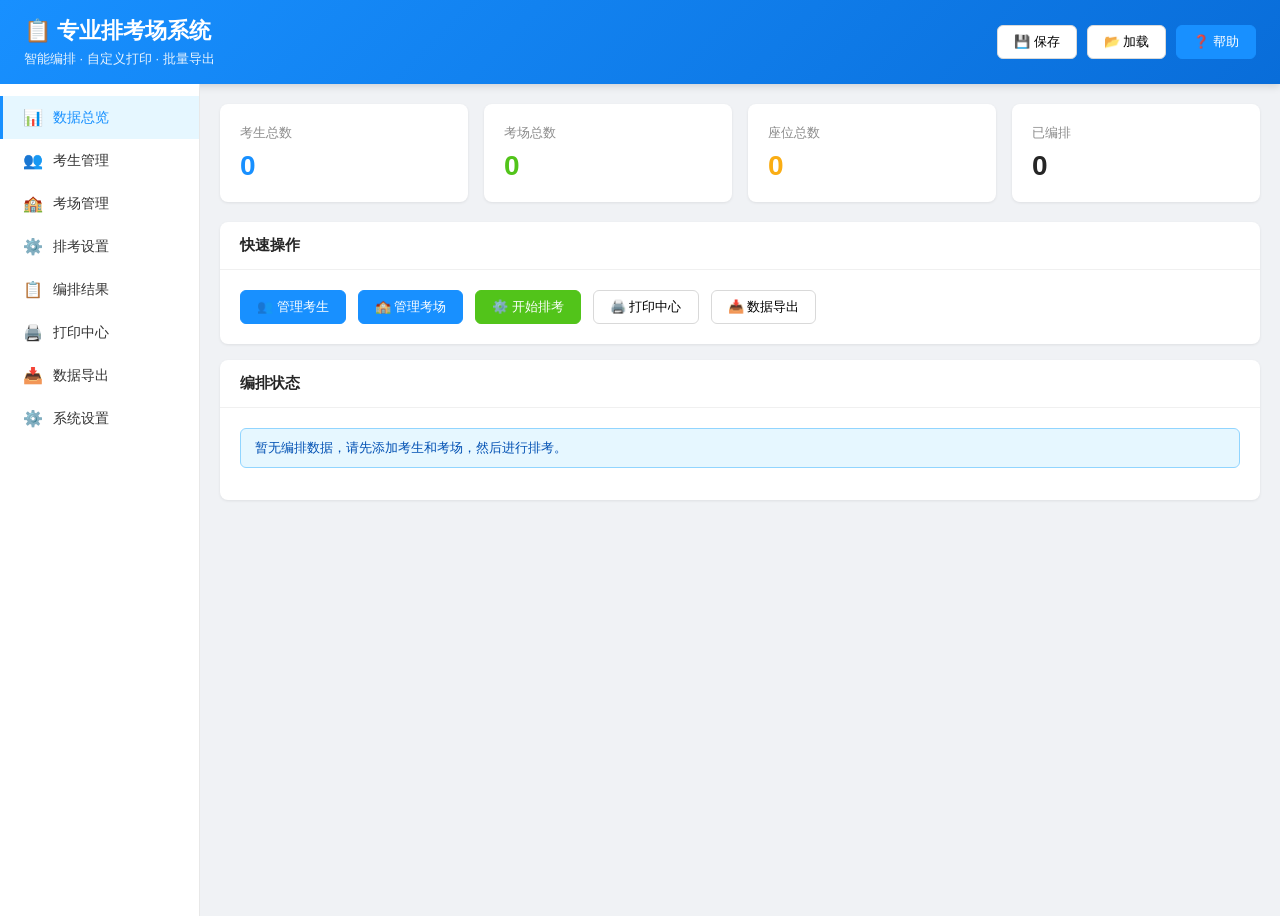
<file: exam_arrangement.html>
<!DOCTYPE html>
<html lang="zh-CN">
<head>
<meta charset="UTF-8">
<meta name="viewport" content="width=device-width, initial-scale=1.0">
<title>专业排考场系统</title>
<script src="xlsx.full.min.js"></script>
<style>
* { margin: 0; padding: 0; box-sizing: border-box; }
body { font-family: 'Microsoft YaHei', 'Segoe UI', sans-serif; background: #f0f2f5; color: #333; }

/* 顶部导航 */
.header { background: linear-gradient(135deg, #1890ff 0%, #096dd9 100%); color: #fff; padding: 16px 24px; display: flex; justify-content: space-between; align-items: center; box-shadow: 0 2px 8px rgba(0,0,0,0.15); }
.header h1 { font-size: 22px; font-weight: 600; }
.header .subtitle { font-size: 13px; opacity: 0.9; margin-top: 4px; }
.header-actions { display: flex; gap: 10px; }

/* 主体布局 */
.container { display: flex; height: calc(100vh - 68px); }
.sidebar { width: 200px; background: #fff; border-right: 1px solid #e8e8e8; padding: 12px 0; }
.sidebar-item { padding: 12px 20px; cursor: pointer; transition: all 0.2s; border-left: 3px solid transparent; display: flex; align-items: center; gap: 10px; font-size: 14px; }
.sidebar-item:hover { background: #e6f7ff; }
.sidebar-item.active { background: #e6f7ff; border-left-color: #1890ff; color: #1890ff; font-weight: 500; }
.sidebar-item .icon { font-size: 16px; width: 20px; text-align: center; }

.main-content { flex: 1; overflow-y: auto; padding: 20px; }
.tab-panel { display: none; }
.tab-panel.active { display: block; }

/* 卡片 */
.card { background: #fff; border-radius: 8px; box-shadow: 0 1px 3px rgba(0,0,0,0.08); margin-bottom: 16px; }
.card-header { padding: 14px 20px; border-bottom: 1px solid #f0f0f0; display: flex; justify-content: space-between; align-items: center; }
.card-title { font-size: 15px; font-weight: 600; color: #262626; }
.card-body { padding: 20px; }

/* 按钮 */
.btn { padding: 7px 16px; border: 1px solid #d9d9d9; border-radius: 6px; background: #fff; cursor: pointer; font-size: 13px; transition: all 0.2s; display: inline-flex; align-items: center; gap: 5px; }
.btn:hover { border-color: #1890ff; color: #1890ff; }
.btn-primary { background: #1890ff; color: #fff; border-color: #1890ff; }
.btn-primary:hover { background: #40a9ff; border-color: #40a9ff; color: #fff; }
.btn-danger { background: #ff4d4f; color: #fff; border-color: #ff4d4f; }
.btn-danger:hover { background: #ff7875; border-color: #ff7875; color: #fff; }
.btn-success { background: #52c41a; color: #fff; border-color: #52c41a; }
.btn-success:hover { background: #73d13d; border-color: #73d13d; color: #fff; }
.btn-sm { padding: 4px 10px; font-size: 12px; }
.btn-block { display: block; width: 100%; }

/* 表单 */
.form-row { display: flex; gap: 16px; margin-bottom: 14px; flex-wrap: wrap; }
.form-item { flex: 1; min-width: 200px; }
.form-label { display: block; font-size: 13px; color: #595959; margin-bottom: 6px; }
.form-input, .form-select { width: 100%; padding: 7px 11px; border: 1px solid #d9d9d9; border-radius: 6px; font-size: 13px; outline: none; transition: border-color 0.2s; }
.form-input:focus, .form-select:focus { border-color: #1890ff; box-shadow: 0 0 0 2px rgba(24,144,255,0.2); }

/* 表格 */
.table-wrapper { overflow-x: auto; }
table { width: 100%; border-collapse: collapse; font-size: 13px; }
th, td { padding: 10px 12px; text-align: left; border-bottom: 1px solid #f0f0f0; }
th { background: #fafafa; font-weight: 600; color: #262626; }
tr:hover td { background: #fafafa; }

/* 座位图 */
.seat-map-container { display: flex; justify-content: center; padding: 20px; overflow: auto; }
.seat-map { display: inline-block; }
.seat-row { display: flex; justify-content: center; gap: 8px; margin-bottom: 8px; }
.seat { width: 60px; height: 50px; border: 2px solid #d9d9d9; border-radius: 6px; display: flex; flex-direction: column; align-items: center; justify-content: center; font-size: 11px; background: #fff; cursor: pointer; transition: all 0.2s; position: relative; }
.seat:hover { border-color: #1890ff; transform: scale(1.05); }
.seat.occupied { background: #e6f7ff; border-color: #91d5ff; }
.seat.empty { background: #fafafa; border-color: #e8e8e8; color: #bfbfbf; }
.seat .seat-no { font-weight: 600; font-size: 13px; color: #1890ff; }
.seat .name { font-size: 10px; color: #595959; margin-top: 2px; }
.podium { background: #f0f0f0; padding: 12px; text-align: center; margin-bottom: 20px; border-radius: 6px; font-size: 13px; color: #595959; }

/* 标签页 */
.tabs { display: flex; border-bottom: 2px solid #f0f0f0; margin-bottom: 16px; }
.tab { padding: 10px 20px; cursor: pointer; font-size: 14px; border-bottom: 2px solid transparent; margin-bottom: -2px; transition: all 0.2s; }
.tab:hover { color: #1890ff; }
.tab.active { color: #1890ff; border-bottom-color: #1890ff; font-weight: 500; }

/* 模态框 */
.modal-overlay { position: fixed; top: 0; left: 0; right: 0; bottom: 0; background: rgba(0,0,0,0.45); display: none; justify-content: center; align-items: center; z-index: 1000; }
.modal-overlay.show { display: flex; }
.modal { background: #fff; border-radius: 8px; max-width: 90vw; max-height: 90vh; overflow: hidden; display: flex; flex-direction: column; }
.modal-header { padding: 14px 20px; border-bottom: 1px solid #f0f0f0; display: flex; justify-content: space-between; align-items: center; }
.modal-title { font-size: 16px; font-weight: 600; }
.modal-close { cursor: pointer; font-size: 20px; color: #8c8c8c; }
.modal-body { padding: 20px; overflow-y: auto; flex: 1; }
.modal-footer { padding: 12px 20px; border-top: 1px solid #f0f0f0; text-align: right; }

/* 桌签 */
.desk-card { width: 200px; height: 100px; border: 2px solid #333; border-radius: 8px; display: flex; flex-direction: column; align-items: center; justify-content: center; padding: 10px; margin: 10px; page-break-inside: avoid; }
.desk-card .name { font-size: 28px; font-weight: bold; margin-bottom: 8px; }
.desk-card .info { font-size: 12px; color: #666; text-align: center; }
.desk-cards-grid { display: flex; flex-wrap: wrap; justify-content: flex-start; }

/* 打印样式 */
@media print {
    .no-print { display: none !important; }
    .print-area { display: block !important; }
    body { background: #fff; }
    .main-content { padding: 0; overflow: visible; }
    @page { margin: 10mm; }
}
.print-area { display: none; }

/* 统计卡片 */
.stats-grid { display: grid; grid-template-columns: repeat(auto-fill, minmax(200px, 1fr)); gap: 16px; margin-bottom: 20px; }
.stat-card { background: #fff; border-radius: 8px; padding: 20px; box-shadow: 0 1px 3px rgba(0,0,0,0.08); }
.stat-card .label { font-size: 13px; color: #8c8c8c; margin-bottom: 8px; }
.stat-card .value { font-size: 28px; font-weight: 600; color: #262626; }
.stat-card .value.primary { color: #1890ff; }
.stat-card .value.success { color: #52c41a; }
.stat-card .value.warning { color: #faad14; }

/* 考场卡片列表 */
.exam-room-list { display: grid; grid-template-columns: repeat(auto-fill, minmax(280px, 1fr)); gap: 16px; }
.exam-room-card { background: #fff; border-radius: 8px; padding: 16px; box-shadow: 0 1px 3px rgba(0,0,0,0.08); border: 1px solid #f0f0f0; transition: all 0.2s; }
.exam-room-card:hover { box-shadow: 0 2px 8px rgba(0,0,0,0.12); }
.exam-room-card .room-header { display: flex; justify-content: space-between; align-items: flex-start; margin-bottom: 12px; }
.exam-room-card .room-name { font-size: 16px; font-weight: 600; color: #262626; }
.exam-room-card .room-info { font-size: 12px; color: #8c8c8c; line-height: 1.8; }
.exam-room-card .room-actions { display: flex; gap: 8px; margin-top: 12px; padding-top: 12px; border-top: 1px solid #f0f0f0; }

/* 提示 */
.alert { padding: 10px 14px; border-radius: 6px; margin-bottom: 12px; font-size: 13px; }
.alert-info { background: #e6f7ff; border: 1px solid #91d5ff; color: #0050b3; }
.alert-warning { background: #fffbe6; border: 1px solid #ffe58f; color: #d48806; }
.alert-success { background: #f6ffed; border: 1px solid #b7eb8f; color: #389e0d; }

/* 开关 */
.switch { position: relative; display: inline-block; width: 44px; height: 22px; }
.switch input { opacity: 0; width: 0; height: 0; }
.slider { position: absolute; cursor: pointer; top: 0; left: 0; right: 0; bottom: 0; background-color: #ccc; transition: .3s; border-radius: 22px; }
.slider:before { position: absolute; content: ""; height: 16px; width: 16px; left: 3px; bottom: 3px; background-color: white; transition: .3s; border-radius: 50%; }
input:checked + .slider { background-color: #1890ff; }
input:checked + .slider:before { transform: translateX(22px); }

/* 颜色选择 */
.color-picker { width: 40px; height: 32px; padding: 2px; border: 1px solid #d9d9d9; border-radius: 6px; cursor: pointer; }

/* 复选框组 */
.checkbox-group { display: flex; flex-wrap: wrap; gap: 10px; }
.checkbox-item { display: flex; align-items: center; gap: 5px; font-size: 13px; cursor: pointer; }

/* 拖拽排序 */
.drag-handle { cursor: move; color: #bfbfbf; margin-right: 8px; }
.drag-item { padding: 10px 12px; border: 1px solid #d9d9d9; border-radius: 6px; margin-bottom: 8px; background: #fff; display: flex; align-items: center; }
.drag-item:hover { border-color: #1890ff; }

/* 滚动条美化 */
::-webkit-scrollbar { width: 8px; height: 8px; }
::-webkit-scrollbar-track { background: #f1f1f1; border-radius: 4px; }
::-webkit-scrollbar-thumb { background: #c1c1c1; border-radius: 4px; }
::-webkit-scrollbar-thumb:hover { background: #a8a8a8; }

/* 步骤条 */
.steps { display: flex; margin-bottom: 24px; }
.step { flex: 1; text-align: center; position: relative; }
.step .step-number { width: 32px; height: 32px; border-radius: 50%; background: #f0f0f0; color: #8c8c8c; display: inline-flex; align-items: center; justify-content: center; font-weight: 600; margin-bottom: 8px; }
.step.active .step-number { background: #1890ff; color: #fff; }
.step.completed .step-number { background: #52c41a; color: #fff; }
.step .step-title { font-size: 13px; color: #595959; }
.step.active .step-title { color: #1890ff; font-weight: 500; }

/* 徽章 */
.badge { display: inline-block; padding: 2px 8px; border-radius: 10px; font-size: 11px; font-weight: 500; }
.badge-primary { background: #e6f7ff; color: #1890ff; }
.badge-success { background: #f6ffed; color: #52c41a; }
.badge-warning { background: #fffbe6; color: #faad14; }
.badge-default { background: #f0f0f0; color: #595959; }
</style>
</head>
<body>

<div class="header no-print">
    <div>
        <h1>📋 专业排考场系统</h1>
        <div class="subtitle">智能编排 · 自定义打印 · 批量导出</div>
    </div>
    <div class="header-actions">
        <button class="btn" onclick="saveData()" title="保存数据">💾 保存</button>
        <button class="btn" onclick="loadData()" title="加载数据">📂 加载</button>
        <button class="btn btn-primary" onclick="showHelp()">❓ 帮助</button>
    </div>
</div>

<div class="container">
    <div class="sidebar no-print">
        <div class="sidebar-item active" onclick="switchTab('dashboard')" data-tab="dashboard">
            <span class="icon">📊</span><span>数据总览</span>
        </div>
        <div class="sidebar-item" onclick="switchTab('students')" data-tab="students">
            <span class="icon">👥</span><span>考生管理</span>
        </div>
        <div class="sidebar-item" onclick="switchTab('examRooms')" data-tab="examRooms">
            <span class="icon">🏫</span><span>考场管理</span>
        </div>
        <div class="sidebar-item" onclick="switchTab('arrange')" data-tab="arrange">
            <span class="icon">⚙️</span><span>排考设置</span>
        </div>
        <div class="sidebar-item" onclick="switchTab('result')" data-tab="result">
            <span class="icon">📋</span><span>编排结果</span>
        </div>
        <div class="sidebar-item" onclick="switchTab('print')" data-tab="print">
            <span class="icon">🖨️</span><span>打印中心</span>
        </div>
        <div class="sidebar-item" onclick="switchTab('export')" data-tab="export">
            <span class="icon">📥</span><span>数据导出</span>
        </div>
        <div class="sidebar-item" onclick="switchTab('settings')" data-tab="settings">
            <span class="icon">⚙️</span><span>系统设置</span>
        </div>
    </div>

    <div class="main-content">

        <!-- 数据总览 -->
        <div id="tab-dashboard" class="tab-panel active">
            <div class="stats-grid">
                <div class="stat-card">
                    <div class="label">考生总数</div>
                    <div class="value primary" id="stat-students">0</div>
                </div>
                <div class="stat-card">
                    <div class="label">考场总数</div>
                    <div class="value success" id="stat-rooms">0</div>
                </div>
                <div class="stat-card">
                    <div class="label">座位总数</div>
                    <div class="value warning" id="stat-seats">0</div>
                </div>
                <div class="stat-card">
                    <div class="label">已编排</div>
                    <div class="value" id="stat-arranged">0</div>
                </div>
            </div>

            <div class="card">
                <div class="card-header">
                    <div class="card-title">快速操作</div>
                </div>
                <div class="card-body">
                    <div style="display: flex; gap: 12px; flex-wrap: wrap;">
                        <button class="btn btn-primary" onclick="switchTab('students')">👥 管理考生</button>
                        <button class="btn btn-primary" onclick="switchTab('examRooms')">🏫 管理考场</button>
                        <button class="btn btn-success" onclick="switchTab('arrange')">⚙️ 开始排考</button>
                        <button class="btn" onclick="switchTab('print')">🖨️ 打印中心</button>
                        <button class="btn" onclick="switchTab('export')">📥 数据导出</button>
                    </div>
                </div>
            </div>

            <div class="card">
                <div class="card-header">
                    <div class="card-title">编排状态</div>
                </div>
                <div class="card-body">
                    <div id="dashboard-status">
                        <div class="alert alert-info">暂无编排数据，请先添加考生和考场，然后进行排考。</div>
                    </div>
                </div>
            </div>
        </div>

        <!-- 考生管理 -->
        <div id="tab-students" class="tab-panel">
            <div class="card">
                <div class="card-header">
                    <div class="card-title">考生列表</div>
                    <div style="display: flex; gap: 8px;">
                        <button class="btn btn-sm" onclick="downloadTemplate()">📥 下载模板</button>
                        <button class="btn btn-sm" onclick="document.getElementById('importFile').click()">📤 导入Excel</button>
                        <input type="file" id="importFile" style="display:none;" accept=".xlsx,.xls,.csv" onchange="importStudents(event)">
                        <button class="btn btn-sm btn-primary" onclick="showAddStudentModal()">➕ 添加考生</button>
                        <button class="btn btn-sm btn-danger" onclick="clearAllStudents()">🗑️ 清空</button>
                    </div>
                </div>
                <div class="card-body">
                    <div class="form-row">
                        <div class="form-item">
                            <label class="form-label">搜索考生</label>
                            <input type="text" class="form-input" placeholder="输入姓名/班级搜索..." oninput="filterStudents(this.value)">
                        </div>
                        <div class="form-item">
                            <label class="form-label">按班级筛选</label>
                            <select class="form-select" id="filterClass" onchange="filterStudents(document.querySelector('#tab-students .form-input').value)">
                                <option value="">全部班级</option>
                            </select>
                        </div>
                    </div>
                    <div class="table-wrapper">
                        <table id="studentsTable">
                            <thead>
                                <tr>
                                    <th style="width: 40px;">序号</th>
                                    <th>姓名</th>
                                    <th>班级</th>
                                    <th>班级代码</th>
                                    <th>班级排名</th>
                                    <th>全校排名</th>
                                    <th>学号</th>
                                    <th>性别</th>
                                    <th>备注</th>
                                    <th style="width: 120px;">操作</th>
                                </tr>
                            </thead>
                            <tbody id="studentsTbody"></tbody>
                        </table>
                    </div>
                </div>
            </div>

            <div class="card">
                <div class="card-header">
                    <div class="card-title">批量添加考生</div>
                </div>
                <div class="card-body">
                    <div class="form-row">
                        <div class="form-item">
                            <label class="form-label">班级</label>
                            <input type="text" class="form-input" id="batchClass" placeholder="如：高三(1)班">
                        </div>
                        <div class="form-item">
                            <label class="form-label">班级代码（两位）</label>
                            <input type="text" class="form-input" id="batchClassCode" placeholder="如：01" maxlength="2">
                        </div>
                        <div class="form-item">
                            <label class="form-label">人数</label>
                            <input type="number" class="form-input" id="batchCount" placeholder="人数" min="1" value="40">
                        </div>
                        <div class="form-item">
                            <label class="form-label">命名前缀</label>
                            <input type="text" class="form-input" id="batchPrefix" placeholder="如：学生" value="学生">
                        </div>
                    </div>
                    <button class="btn btn-primary" onclick="batchAddStudents()">批量生成</button>
                </div>
            </div>
        </div>

        <!-- 考场管理 -->
        <div id="tab-examRooms" class="tab-panel">
            <div class="card">
                <div class="card-header">
                    <div class="card-title">考场列表</div>
                    <div style="display: flex; gap: 8px;">
                        <button class="btn btn-sm btn-primary" onclick="showSimpleAddRoomModal()">➕ 添加考场</button>
                        <button class="btn btn-sm" onclick="showSimpleBatchAddModal()">📋 批量添加</button>
                        <button class="btn btn-sm btn-danger" onclick="clearAllRooms()">🗑️ 清空</button>
                    </div>
                </div>
                <div class="card-body">
                    <div id="examRoomsList" class="exam-room-list"></div>
                </div>
            </div>
        </div>

        <!-- 排考设置 -->
        <div id="tab-arrange" class="tab-panel">
            <div class="card">
                <div class="card-header">
                    <div class="card-title">排考设置</div>
                </div>
                <div class="card-body">
                    <div class="form-row">
                        <div class="form-item">
                            <label class="form-label">学生排序</label>
                            <select class="form-select" id="simpleSortMethod">
                                <option value="scoreDesc">按总成绩从高到低</option>
                                <option value="scoreAsc">按总成绩从低到高</option>
                                <option value="className">按班级+姓名</option>
                                <option value="random">随机</option>
                            </select>
                        </div>
                        <div class="form-item">
                            <label class="form-label">分配方式</label>
                            <select class="form-select" id="simpleArrangeMode" onchange="toggleLayeredSettings()">
                                <option value="sequential">顺序填充（按考场顺序填满）</option>
                                <option value="layered">分层排考（前N名顺序+剩余轮次）</option>
                            </select>
                        </div>
                    </div>

                    <div id="layeredSettings" style="display: none; padding: 16px; background: #f0f7ff; border-radius: 8px; margin-bottom: 16px;">
                        <div style="font-size: 13px; color: #595959; margin-bottom: 12px; line-height: 1.8;">
                            <b>分层规则：</b>前 N 名学生按成绩顺序依次填充前面的考场（考场1填满→考场2...），剩余学生按成绩从高到低以轮次方式分配到后面的所有考场。
                        </div>
                        <div class="form-row">
                            <div class="form-item">
                                <label class="form-label">尖子生人数（前N名）</label>
                                <input type="number" class="form-input" id="layeredTopN" value="70" min="1" oninput="updateArrangeSummary()">
                            </div>
                        </div>
                    </div>

                    <div style="margin-top: 16px;">
                        <h4 style="margin-bottom: 12px; font-size: 14px;">选择参与排考的考场</h4>
                        <div style="margin-bottom: 8px;">
                            <button class="btn btn-sm" onclick="selectAllRooms(true)">全选</button>
                            <button class="btn btn-sm" onclick="selectAllRooms(false)">全不选</button>
                        </div>
                        <div id="roomSelection"></div>
                    </div>

                    <div id="arrangeSummary" style="margin-top: 16px; padding: 12px; background: #fafafa; border-radius: 6px; font-size: 13px; color: #8c8c8c;">
                        请选择考场
                    </div>

                    <div style="margin-top: 20px; text-align: center;">
                        <button class="btn btn-primary btn-lg" style="padding: 10px 40px; font-size: 16px;" onclick="doSimpleArrange()">
                        🚀 开始排考
                    </button>
                        <button class="btn" style="padding: 10px 30px; font-size: 15px; margin-left: 10px;" onclick="resetArrange()">
                        🔄 重置编排
                    </button>
                    </div>
                </div>
            </div>
        </div>

        <!-- 编排结果 -->
        <div id="tab-result" class="tab-panel">
            <div class="card">
                <div class="card-header">
                    <div class="card-title">编排结果</div>
                    <div style="display: flex; gap: 8px;">
                        <select class="form-select form-select-sm" id="resultRoomSelect" style="width: 200px;" onchange="showRoomSeatMap()">
                            <option value="">选择考场...</option>
                        </select>
                    </div>
                </div>
                <div class="card-body">
                    <div class="seat-map-container" id="seatMapContainer">
                        <div style="text-align: center; color: #8c8c8c; padding: 40px;">
                            请先进行排考，然后选择考场查看座位图
                        </div>
                    </div>
                </div>
            </div>

            <div class="card">
                <div class="card-header">
                    <div class="card-title">考生编排详情</div>
                    <div style="display: flex; gap: 8px;">
                        <select class="form-select form-select-sm" id="detailFilter" style="width: 150px;" onchange="filterResultDetail()">
                            <option value="all">全部</option>
                            <option value="room">按考场</option>
                            <option value="class">按班级</option>
                        </select>
                        <select class="form-select form-select-sm" id="detailFilterValue" style="width: 150px;" onchange="filterResultDetail()">
                        </select>
                    </div>
                </div>
                <div class="card-body">
                    <div class="table-wrapper">
                    <table>
                        <thead>
                            <tr>
                                <th>准考证号</th>
                                <th>学号</th>
                                <th>姓名</th>
                                <th>班级</th>
                                <th>考场号</th>
                                <th>座位号</th>
                                <th>班级排名</th>
                                <th>全校排名</th>
                            </tr>
                        </thead>
                        <tbody id="resultTbody"></tbody>
                    </table>
                    </div>
                </div>
            </div>
        </div>

        <!-- 打印中心 -->
        <div id="tab-print" class="tab-panel">
            <div class="card">
                <div class="card-header">
                    <div class="card-title">打印中心</div>
                </div>
                <div class="card-body">
                    <div class="tabs">
                        <div class="tab active" onclick="switchPrintTab('desk')">桌签打印</div>
                        <div class="tab" onclick="switchPrintTab('info')">考生信息表</div>
                        <div class="tab" onclick="switchPrintTab('seatMap')">座位表</div>
                    </div>

                    <!-- 桌签打印 -->
                    <div id="print-desk">
                        <div class="form-row">
                            <div class="form-item">
                                <label class="form-label">打印范围</label>
                                <select class="form-select" id="deskPrintRange" onchange="updateDeskPrintOptions()">
                                    <option value="all">全部考场</option>
                                    <option value="room">指定考场</option>
                                    <option value="class">指定班级</option>
                                </select>
                            </div>
                            <div class="form-item" id="deskRoomSelect" style="display:none;">
                                <label class="form-label">选择考场</label>
                                <select class="form-select" id="deskRoom">
                                    <option value="">请选择</option>
                                </select>
                            </div>
                            <div class="form-item" id="deskClassSelect" style="display:none;">
                                <label class="form-label">选择班级</label>
                                <select class="form-select" id="deskClass">
                                    <option value="">请选择</option>
                                </select>
                            </div>
                            <div class="form-item">
                                <label class="form-label">每页数量（每行）</label>
                                <select class="form-select" id="deskPerRow">
                                    <option value="2">2个/行</option>
                                    <option value="3">3个/行</option>
                                    <option value="4" selected>4个/行</option>
                                    <option value="5">5个/行</option>
                                </select>
                            </div>
                        </div>

                        <div class="form-row">
                            <div class="form-item">
                                <label class="form-label">桌签内容</label>
                                <div class="checkbox-group">
                                    <label class="checkbox-item"><input type="checkbox" id="deskShowName" checked> 姓名</label>
                                    <label class="checkbox-item"><input type="checkbox" id="deskShowTicket" checked> 准考证号</label>
                                    <label class="checkbox-item"><input type="checkbox" id="deskShowRoom"> 考场号</label>
                                    <label class="checkbox-item"><input type="checkbox" id="deskShowSeat"> 座位号</label>
                                    <label class="checkbox-item"><input type="checkbox" id="deskShowClass"> 班级</label>
                                </div>
                            </div>
                        </div>

                        <div class="form-row">
                            <div class="form-item">
                                <label class="form-label">姓名大小</label>
                                <input type="number" class="form-input" id="deskNameSize" value="28" min="12" max="60">
                            </div>
                            <div class="form-item">
                                <label class="form-label">桌签宽度(px)</label>
                                <input type="number" class="form-input" id="deskWidth" value="200" min="100" max="500">
                            </div>
                            <div class="form-item">
                                <label class="form-label">桌签高度(px)</label>
                                <input type="number" class="form-input" id="deskHeight" value="100" min="50" max="300">
                            </div>
                            <div class="form-item">
                                <label class="form-label">边框颜色</label>
                                <input type="color" class="color-picker" id="deskBorderColor" value="#333333">
                            </div>
                        </div>

                        <button class="btn btn-primary" onclick="previewDeskCards()">👁️ 预览桌签</button>
                        <button class="btn btn-success" onclick="printDeskCards()">🖨️ 打印桌签</button>
                    </div>

                    <!-- 考生信息表 -->
                    <div id="print-info" style="display:none;">
                        <div class="form-row">
                            <div class="form-item">
                                <label class="form-label">打印范围</label>
                                <select class="form-select" id="infoPrintRange" onchange="updateInfoPrintOptions()">
                                    <option value="all">全部考生</option>
                                    <option value="room">按考场</option>
                                    <option value="class">按班级</option>
                                </select>
                            </div>
                            <div class="form-item" id="infoRoomSelect" style="display:none;">
                                <label class="form-label">选择考场</label>
                                <select class="form-select" id="infoRoom">
                                    <option value="">请选择</option>
                                </select>
                            </div>
                            <div class="form-item" id="infoClassSelect" style="display:none;">
                                <label class="form-label">选择班级</label>
                                <select class="form-select" id="infoClass">
                                    <option value="">请选择</option>
                                </select>
                            </div>
                            <div class="form-item">
                                <label class="form-label">每页条数</label>
                                <select class="form-select" id="infoPerPage">
                                    <option value="20">20条/页</option>
                                    <option value="30">30条/页</option>
                                    <option value="40" selected>40条/页</option>
                                    <option value="50">50条/页</option>
                                </select>
                            </div>
                        </div>
                        <div class="form-row">
                            <div class="form-item">
                                <label class="form-label">显示列</label>
                                <div class="checkbox-group">
                                    <label class="checkbox-item"><input type="checkbox" id="infoColTicket" checked> 准考证号</label>
                                    <label class="checkbox-item"><input type="checkbox" id="infoColStudentId"> 学号</label>
                                    <label class="checkbox-item"><input type="checkbox" id="infoColName" checked> 姓名</label>
                                    <label class="checkbox-item"><input type="checkbox" id="infoColClass" checked> 班级</label>
                                    <label class="checkbox-item"><input type="checkbox" id="infoColRoom" checked> 考场号</label>
                                    <label class="checkbox-item"><input type="checkbox" id="infoColSeat" checked> 座位号</label>
                                    <label class="checkbox-item"><input type="checkbox" id="infoColRank"> 班级排名</label>
                                    <label class="checkbox-item"><input type="checkbox" id="infoColGradeRank"> 全校排名</label>
                                </div>
                            </div>
                        </div>
                        <button class="btn btn-primary" onclick="previewInfoTable()">👁️ 预览</button>
                        <button class="btn btn-success" onclick="printInfoTable()">🖨️ 打印</button>
                    </div>

                    <!-- 座位表 -->
                    <div id="print-seatMap" style="display:none;">
                        <div class="form-row">
                            <div class="form-item">
                                <label class="form-label">选择考场</label>
                                <select class="form-select" id="seatMapRoom">
                                    <option value="">请选择</option>
                                </select>
                            </div>
                            <div class="form-item">
                                <label class="form-label">显示姓名</label>
                                <label class="switch">
                                    <input type="checkbox" id="seatMapShowName" checked>
                                    <span class="slider"></span>
                                </label>
                            </div>
                            <div class="form-item">
                                <label class="form-label">显示准考证号</label>
                                <label class="switch">
                                    <input type="checkbox" id="seatMapShowTicket">
                                    <span class="slider"></span>
                                </label>
                            </div>
                        </div>
                        <button class="btn btn-primary" onclick="previewSeatMapPrint()">👁️ 预览</button>
                        <button class="btn btn-success" onclick="printSeatMap()">🖨️ 打印座位表</button>
                    </div>
                </div>
            </div>

            <!-- 打印预览区 -->
            <div class="card">
                <div class="card-header">
                    <div class="card-title">打印预览</div>
                </div>
                <div class="card-body" id="printPreviewArea">
                    <div style="text-align: center; color: #8c8c8c; padding: 40px;">
                    请选择打印类型并点击预览
                    </div>
                </div>
            </div>
        </div>

        <!-- 数据导出 -->
        <div id="tab-export" class="tab-panel">
            <div class="card">
                <div class="card-header">
                    <div class="card-title">数据导出</div>
                </div>
                <div class="card-body">
                    <div class="form-row">
                        <div class="form-item">
                            <label class="form-label">导出方式</label>
                            <select class="form-select" id="exportType" onchange="updateExportOptions()">
                                <option value="all">全部考生信息（总表）</option>
                                <option value="byRoom">按考场分批导出</option>
                                <option value="byClass">按班级分批导出</option>
                                <option value="scoreSheet">登分表（按班级批量）</option>
                                <option value="studentsOnly">仅考生名单</option>
                                <option value="roomsOnly">仅考场信息</option>
                            </select>
                        </div>
                        <div class="form-item">
                            <label class="form-label">文件格式</label>
                            <select class="form-select" id="exportFormat">
                                <option value="xlsx">Excel (.xlsx)</option>
                                <option value="xls">Excel 97-2003 (.xls)</option>
                                <option value="csv">CSV (.csv)</option>
                            </select>
                        </div>
                        <div class="form-item">
                            <label class="form-label">文件名前缀</label>
                            <input type="text" class="form-input" id="exportFileName" value="考场编排">
                        </div>
                    </div>

                    <div class="form-row" id="exportRoomOptions" style="display:none;">
                        <div class="form-item">
                            <label class="form-label">选择考场（可多选）</label>
                            <div id="exportRoomCheckboxes" style="max-height: 150px; overflow-y: auto; border: 1px solid #d9d9d9; border-radius: 6px; padding: 10px;"></div>
                        </div>
                    </div>

                    <div class="form-row" id="exportClassOptions" style="display:none;">
                        <div class="form-item">
                            <label class="form-label">选择班级（可多选）</label>
                            <div id="exportClassCheckboxes" style="max-height: 150px; overflow-y: auto; border: 1px solid #d9d9d9; border-radius: 6px; padding: 10px;"></div>
                        </div>
                    </div>

                    <div class="form-row">
                        <div class="form-item">
                            <label class="form-label">导出字段</label>
                            <div class="checkbox-group">
                                <label class="checkbox-item"><input type="checkbox" class="export-field" value="ticketNo" checked> 准考证号</label>
                                <label class="checkbox-item"><input type="checkbox" class="export-field" value="name" checked> 姓名</label>
                                <label class="checkbox-item"><input type="checkbox" class="export-field" value="className" checked> 班级</label>
                                <label class="checkbox-item"><input type="checkbox" class="export-field" value="classCode"> 班级代码</label>
                                <label class="checkbox-item"><input type="checkbox" class="export-field" value="roomNo" checked> 考场号</label>
                                <label class="checkbox-item"><input type="checkbox" class="export-field" value="seatNo" checked> 座位号</label>
                                <label class="checkbox-item"><input type="checkbox" class="export-field" value="classRank"> 班级排名</label>
                                <label class="checkbox-item"><input type="checkbox" class="export-field" value="gradeRank"> 全校排名</label>
                                <label class="checkbox-item"><input type="checkbox" class="export-field" value="studentId"> 学号</label>
                                <label class="checkbox-item"><input type="checkbox" class="export-field" value="gender"> 性别</label>
                            </div>
                        </div>
                    </div>

                    <button class="btn btn-primary btn-lg" onclick="doExport()">📥 导出数据</button>
                </div>
            </div>
        </div>

        <!-- 系统设置 -->
        <div id="tab-settings" class="tab-panel">
            <div class="card">
                <div class="card-header">
                    <div class="card-title">系统设置</div>
                </div>
                <div class="card-body">
                    <div class="form-row">
                        <div class="form-item">
                            <label class="form-label">考试名称</label>
                            <input type="text" class="form-input" id="settingExamName" value="期末考试" placeholder="如：2024年秋季学期期末考试">
                        </div>
                        <div class="form-item">
                            <label class="form-label">学校名称</label>
                            <input type="text" class="form-input" id="settingSchoolName" value="示例中学" placeholder="学校名称">
                        </div>
                    </div>

                    <div class="form-row">
                        <div class="form-item">
                            <label class="form-label">主题色</label>
                            <input type="color" class="color-picker" id="settingThemeColor" value="#1890ff" onchange="updateThemeColor(this.value)">
                        </div>
                        <div class="form-item">
                            <label class="form-label">座位号位数</label>
                            <select class="form-select" id="settingSeatDigits">
                                <option value="2" selected>2位</option>
                                <option value="3">3位</option>
                            </select>
                        </div>
                        <div class="form-item">
                            <label class="form-label">班级代码位数</label>
                            <select class="form-select" id="settingClassCodeDigits">
                                <option value="2" selected>2位</option>
                                <option value="3">3位</option>
                            </select>
                        </div>
                    </div>

                    <div class="form-row">
                        <div class="form-item">
                            <label class="form-label">
                                <input type="checkbox" id="settingAutoSave" checked>
                                自动保存到本地
                            </label>
                        </div>
                        <div class="form-item">
                            <label class="form-label">
                                <input type="checkbox" id="settingConfirmDelete" checked>
                                删除前确认
                            </label>
                        </div>
                    </div>

                    <div style="margin-top: 20px;">
                        <h4 style="margin-bottom: 12px; font-size: 14px;">数据管理</h4>
                        <div style="display: flex; gap: 10px; flex-wrap: wrap;">
                            <button class="btn" onclick="exportAllData()">📤 导出全部数据</button>
                            <button class="btn" onclick="document.getElementById('importAllFile').click()">📥 导入数据文件</button>
                            <input type="file" id="importAllFile" style="display:none;" accept=".json" onchange="importAllData(event)">
                            <button class="btn btn-danger" onclick="resetAllData()">🔄 重置所有数据</button>
                        </div>
                    </div>
                </div>
            </div>

            <div class="card">
                <div class="card-header">
                    <div class="card-title">关于系统</div>
                </div>
                <div class="card-body">
                    <p style="font-size: 13px; color: #595959; line-height: 1.8;">
                        <strong>专业排考场系统 v2.0</strong><br>
                        功能特性：<br>
                        • 灵活的考生管理，支持Excel导入导出<br>
                        • 自定义考场信息，支持多种座位排列方式<br>
                        • 多种排考规则，支持蛇形排列、随机排列等<br>
                        • 自定义准考证号生成规则<br>
                        • 丰富的打印功能，桌签、考生信息表、座位表<br>
                        • 按考场/按班级批量导出<br>
                        • 数据本地保存，安全可靠
                    </p>
                </div>
            </div>
        </div>

    </div>
</div>

<!-- 添加考生模态框 -->
<div class="modal-overlay" id="studentModal">
    <div class="modal" style="width: 500px;">
        <div class="modal-header">
            <div class="modal-title" id="studentModalTitle">添加考生</div>
            <span class="modal-close" onclick="closeModal('studentModal')">&times;</span>
        </div>
        <div class="modal-body">
            <input type="hidden" id="editStudentIndex">
            <div class="form-row">
                <div class="form-item">
                    <label class="form-label">姓名 *</label>
                    <input type="text" class="form-input" id="studentName" placeholder="请输入姓名">
                </div>
                <div class="form-item">
                    <label class="form-label">学号</label>
                    <input type="text" class="form-input" id="studentId" placeholder="请输入学号">
                </div>
            </div>
            <div class="form-row">
                <div class="form-item">
                    <label class="form-label">班级 *</label>
                    <input type="text" class="form-input" id="studentClass" placeholder="如：高三(1)班">
                </div>
                <div class="form-item">
                    <label class="form-label">班级代码（两位）*</label>
                    <input type="text" class="form-input" id="studentClassCode" placeholder="如：01" maxlength="2">
                </div>
            </div>
            <div class="form-row">
                <div class="form-item">
                    <label class="form-label">班级排名 *</label>
                    <input type="number" class="form-input" id="studentClassRank" placeholder="班级内排名" min="1">
                </div>
                <div class="form-item">
                    <label class="form-label">全校排名</label>
                    <input type="number" class="form-input" id="studentGradeRank" placeholder="年级排名" min="1">
                </div>
                <div class="form-item">
                    <label class="form-label">性别</label>
                    <select class="form-select" id="studentGender">
                        <option value="">未设置</option>
                        <option value="男">男</option>
                        <option value="女">女</option>
                    </select>
                </div>
            </div>
            <div class="form-row">
                <div class="form-item">
                    <label class="form-label">备注</label>
                    <input type="text" class="form-input" id="studentRemark" placeholder="备注信息">
                </div>
            </div>
        </div>
        <div class="modal-footer">
            <button class="btn" onclick="closeModal('studentModal')">取消</button>
            <button class="btn btn-primary" onclick="saveStudent()">保存</button>
        </div>
    </div>
</div>

<!-- 添加考场模态框 -->
<div class="modal-overlay" id="roomModal">
    <div class="modal" style="width: 600px;">
        <div class="modal-header">
            <div class="modal-title" id="roomModalTitle">添加考场</div>
            <span class="modal-close" onclick="closeModal('roomModal')">&times;</span>
        </div>
        <div class="modal-body">
            <input type="hidden" id="editRoomIndex">
            <div class="form-row">
                <div class="form-item">
                    <label class="form-label">考场号 *</label>
                    <input type="text" class="form-input" id="roomNo" placeholder="如：01 或 1">
                </div>
                <div class="form-item">
                    <label class="form-label">考场名称</label>
                    <input type="text" class="form-input" id="roomName" placeholder="如：第一考场">
                </div>
            </div>
            <div class="form-row">
                <div class="form-item">
                    <label class="form-label">教室位置</label>
                    <input type="text" class="form-input" id="roomLocation" placeholder="如：教学楼301室">
                </div>
                <div class="form-item">
                    <label class="form-label">总座位数 *</label>
                    <input type="number" class="form-input" id="roomTotalSeats" value="36" min="1" max="500">
                </div>
            </div>

            <h4 style="font-size: 14px; margin: 16px 0 12px; padding-bottom: 8px; border-bottom: 1px solid #f0f0f0;">座位排列设置</h4>

            <div class="form-row">
                <div class="form-item">
                    <label class="form-label">列数（横排几个）*</label>
                    <input type="number" class="form-input" id="roomCols" value="6" min="1" max="30">
                </div>
                <div class="form-item">
                    <label class="form-label">行数（自动计算）</label>
                    <input type="number" class="form-input" id="roomRows" value="6" min="1" max="100" readonly style="background: #f5f5f5;">
                </div>
            </div>

            <div class="form-row">
                <div class="form-item">
                    <label class="form-label">座位起始位置</label>
                    <select class="form-select" id="roomStartPos">
                        <option value="tl">左上角（默认）</option>
                        <option value="tr">右上角</option>
                        <option value="bl">左下角</option>
                        <option value="br">右下角</option>
                    </select>
                </div>
                <div class="form-item">
                    <label class="form-label">排列方向</label>
                    <select class="form-select" id="roomDirection">
                        <option value="horizontal">横向排列（行优先）</option>
                        <option value="snakeH">蛇形横向（S形）</option>
                        <option value="vertical">纵向排列（列优先）</option>
                        <option value="snakeV">蛇形纵向（S形）</option>
                    </select>
                </div>
            </div>

            <div style="margin-top: 16px; padding: 12px; background: #fafafa; border-radius: 6px;">
                <div style="font-size: 13px; color: #595959; margin-bottom: 8px;">座位预览：</div>
                <div id="roomPreview" style="display: flex; justify-content: center;"></div>
            </div>
        </div>
        <div class="modal-footer">
            <button class="btn" onclick="closeModal('roomModal')">取消</button>
            <button class="btn btn-primary" onclick="saveRoom()">保存</button>
        </div>
    </div>
</div>

<!-- 批量添加考场模态框 -->
<div class="modal-overlay" id="batchRoomModal">
    <div class="modal" style="width: 560px;">
        <div class="modal-header">
            <div class="modal-title">📋 批量添加考场</div>
            <span class="modal-close" onclick="closeModal('batchRoomModal')">&times;</span>
        </div>
        <div class="modal-body">
            <div style="font-size: 13px; color: #595959; margin-bottom: 12px; line-height: 1.8;">
                支持自定义多种规格的考场批量添加。每行填写一种规格，格式：<br>
                <code style="background:#f5f5f5; padding:2px 6px; border-radius:4px;">人数 × 数量</code>
                例如：<code style="background:#f5f5f5; padding:2px 6px; border-radius:4px;">70 × 1</code> 表示 70人考场 1 个
            </div>
            <div id="batchRoomRows">
            </div>
            <div style="margin-top: 12px;">
                <button class="btn btn-sm" onclick="addBatchRoomRow()">+ 添加一行</button>
            </div>
            <div style="margin-top: 16px; padding-top: 12px; border-top: 1px solid #f0f0f0;">
                <div class="form-row">
                    <div class="form-item">
                        <label class="form-label">每排座位数（列数）</label>
                        <input type="number" class="form-input" id="batchRoomCols" value="6" min="1" max="30">
                    </div>
                    <div class="form-item">
                        <label class="form-label">起始编号</label>
                        <input type="number" class="form-input" id="batchRoomStartNo" value="1" min="1">
                    </div>
                </div>
                <div class="form-row">
                    <div class="form-item">
                        <label class="form-label">座位起始位置</label>
                        <select class="form-select" id="batchRoomStartPos">
                            <option value="tl">左上角（默认）</option>
                            <option value="tr">右上角</option>
                            <option value="bl">左下角</option>
                            <option value="br">右下角</option>
                        </select>
                    </div>
                    <div class="form-item">
                        <label class="form-label">排列方向</label>
                        <select class="form-select" id="batchRoomDirection">
                            <option value="horizontal">横向排列</option>
                            <option value="snakeH">蛇形横向</option>
                            <option value="vertical">纵向排列</option>
                            <option value="snakeV">蛇形纵向</option>
                        </select>
                    </div>
                </div>
            </div>
            <div id="batchRoomSummary" style="margin-top: 14px; padding: 10px; background: #e6f7ff; border-radius: 6px; font-size: 13px; color: #096dd9;">
                预计添加：0 个考场，共 0 个座位
            </div>
        </div>
        <div class="modal-footer">
            <button class="btn" onclick="closeModal('batchRoomModal')">取消</button>
            <button class="btn btn-primary" onclick="confirmBatchAddRooms()">确认添加</button>
        </div>
    </div>
</div>

<!-- 简化版：添加考场模态框 -->
<div class="modal-overlay" id="simpleRoomModal">
    <div class="modal" style="width: 400px;">
        <div class="modal-header">
            <div class="modal-title">添加考场</div>
            <span class="modal-close" onclick="closeModal('simpleRoomModal')">&times;</span>
        </div>
        <div class="modal-body">
            <div class="form-row">
                <div class="form-item">
                    <label class="form-label">考场号 *</label>
                    <input type="text" class="form-input" id="simpleRoomNo" placeholder="如：1 或 01">
                </div>
                <div class="form-item">
                    <label class="form-label">考场名称</label>
                    <input type="text" class="form-input" id="simpleRoomName" placeholder="如：第一考场">
                </div>
            </div>
            <div class="form-row">
                <div class="form-item">
                    <label class="form-label">考场人数 *</label>
                    <input type="number" class="form-input" id="simpleRoomCapacity" value="40" min="1" max="500">
                </div>
            </div>
        </div>
        <div class="modal-footer">
            <button class="btn" onclick="closeModal('simpleRoomModal')">取消</button>
            <button class="btn btn-primary" onclick="saveSimpleRoom()">保存</button>
        </div>
    </div>
</div>

<!-- 简化版：批量添加考场模态框 -->
<div class="modal-overlay" id="simpleBatchModal">
    <div class="modal" style="width: 400px;">
        <div class="modal-header">
            <div class="modal-title">批量添加考场</div>
            <span class="modal-close" onclick="closeModal('simpleBatchModal')">&times;</span>
        </div>
        <div class="modal-body">
            <div class="form-row">
                <div class="form-item">
                    <label class="form-label">考场数量</label>
                    <input type="number" class="form-input" id="batchRoomCount" value="5" min="1">
                </div>
                <div class="form-item">
                    <label class="form-label">每个考场人数</label>
                    <input type="number" class="form-input" id="batchRoomCapacity" value="40" min="1" max="500">
                </div>
            </div>
            <div class="form-row">
                <div class="form-item">
                    <label class="form-label">起始考场号</label>
                    <input type="number" class="form-input" id="batchStartNo" value="1" min="1">
                </div>
            </div>
        </div>
        <div class="modal-footer">
            <button class="btn" onclick="closeModal('simpleBatchModal')">取消</button>
            <button class="btn btn-primary" onclick="saveSimpleBatchRooms()">确认添加</button>
        </div>
    </div>
</div>

<!-- 帮助模态框 -->
<div class="modal-overlay" id="helpModal">
    <div class="modal" style="width: 700px; max-height: 80vh;">
        <div class="modal-header">
            <div class="modal-title">使用帮助</div>
            <span class="modal-close" onclick="closeModal('helpModal')">&times;</span>
        </div>
        <div class="modal-body">
            <div style="font-size: 13px; line-height: 2; color: #595959;">
                <h3 style="color: #262626; margin-bottom: 10px;">📋 快速入门</h3>
                <p><strong>第一步：添加考生</strong></p>
                <p>在"考生管理"页面添加考生信息，可以手动添加、批量生成，或通过Excel导入。Excel导入时请先下载模板。</p>
                
                <p><strong>第二步：添加考场</strong></p>
                <p>在"考场管理"页面添加考场，设置考场的行列数、排列方向、起始位置等。</p>
                
                <p><strong>第三步：排考设置</strong></p>
                <p>在"排考设置"页面选择排序方式、填充顺序等规则，点击"开始排考"。</p>
                
                <p><strong>第四步：查看结果</strong></p>
                <p>在"编排结果"页面查看座位图和考生详情。</p>
                
                <p><strong>第五步：打印/导出</strong></p>
                <p>在"打印中心"打印桌签、考生信息表、座位表；在"数据导出"页面导出Excel。</p>

                <h3 style="color: #262626; margin: 20px 0 10px;">🎫 准考证号规则</h3>
                <p>准考证号 = 考场号（不补零）+ 座位号（两位）+ 班级代码（两位）+ 班级排名（两位）</p>
                <p>例如：考场1，座位05，班级代码03，班级排名12 → 准考证号为 1050312</p>

                <h3 style="color: #262626; margin: 20px 0 10px;">📐 座位排列说明</h3>
                <p><strong>排列方向：</strong></p>
                <p>• 横向排列：从左到右，从上到下依次编号</p>
                <p>• 纵向排列：从上到下，从左到右依次编号</p>
                <p>• 蛇形横向：奇数行从左到右，偶数行从右到左（S形）</p>
                <p>• 蛇形纵向：奇数列从上到下，偶数列从下到上（S形）</p>
                
                <p><strong>起始位置：</strong>1号座位的起始角落</p>
            </div>
        </div>
    </div>
</div>

<!-- 打印区域 -->
<div id="printArea" class="print-area"></div>

<script>
// ==================== 数据存储 ====================
let appData = {
    students: [],
    rooms: [],
    arrangements: [],
    settings: {
        examName: '期末考试',
        schoolName: '示例中学',
        themeColor: '#1890ff',
        seatDigits: 2,
        classCodeDigits: 2,
        autoSave: true,
        confirmDelete: true
    }
};

// ==================== 初始化 ====================
document.addEventListener('DOMContentLoaded', function() {
    loadFromLocal();
    updateDashboard();
    renderStudents();
    renderRooms();
    updateRoomSelections();
    updateFilterOptions();
    initRoomPreview();
    
    // 考场预览实时更新
    ['roomCols', 'roomRows', 'roomDirection', 'roomStartPos', 'roomDisabledSeats', 'roomHasPodium', 'roomCustomLayout'].forEach(id => {
        const el = document.getElementById(id);
        if (el) el.addEventListener('change', updateRoomPreview);
        if (el) el.addEventListener('input', updateRoomPreview);
    });
    
    // 自定义布局开关联动
    const customLayoutChk = document.getElementById('roomCustomLayout');
    if (customLayoutChk) {
        customLayoutChk.addEventListener('change', function() {
            toggleCustomLayout(this.checked);
        });
    }

    // 排考设置变化时更新摘要
    ['simpleSortMethod', 'simpleArrangeMode', 'layeredTopN'].forEach(id => {
        const el = document.getElementById(id);
        if (el) {
            el.addEventListener('input', updateArrangeSummary);
            el.addEventListener('change', updateArrangeSummary);
        }
    });
    updateArrangeSummary();
});

// 切换自定义布局显示
function toggleCustomLayout(show) {
    const row = document.getElementById('customLayoutRow');
    if (!row) return;
    row.style.display = show ? 'block' : 'none';
    if (show) {
        renderCustomLayoutInputs();
    }
}

// 渲染每排座位数输入框
function renderCustomLayoutInputs() {
    const container = document.getElementById('customLayoutInputs');
    if (!container) return;
    const rowSeats = getCurrentRowSeats();
    container.innerHTML = rowSeats.map((n, i) => `
        <div style="display:flex; align-items:center; gap:4px;">
            <span style="font-size:12px; color:#595959; min-width:36px;">第${i+1}排</span>
            <input type="number" class="form-input custom-row-seat" data-row="${i}" value="${n}" min="0" max="30" style="width:60px; padding:4px 6px; font-size:12px;">
            <span style="font-size:12px; color:#8c8c8c;">座</span>
        </div>
    `).join('');
    // 绑定事件
    container.querySelectorAll('.custom-row-seat').forEach(input => {
        input.addEventListener('input', function() {
            syncRowsFromCustom();
            updateRoomPreview();
        });
    });
}

function addCustomLayoutRow() {
    const rowSeats = getCurrentRowSeats();
    const last = rowSeats.length > 0 ? rowSeats[rowSeats.length - 1] : 6;
    rowSeats.push(last);
    document.getElementById('roomRows').value = rowSeats.length;
    renderCustomLayoutInputs();
    updateRoomPreview();
}

function removeCustomLayoutRow() {
    const rowSeats = getCurrentRowSeats();
    if (rowSeats.length <= 1) return;
    rowSeats.pop();
    document.getElementById('roomRows').value = rowSeats.length;
    renderCustomLayoutInputs();
    updateRoomPreview();
}

// 从自定义输入框同步到行数（行数输入框和 rowSeats 数组
function getCurrentRowSeats() {
    const container = document.getElementById('customLayoutInputs');
    if (!container) return [];
    const inputs = container.querySelectorAll('.custom-row-seat');
    if (inputs.length > 0) {
        return Array.from(inputs).map(i => parseInt(i.value) || 0);
    }
    // 初次：根据当前行数默认值生成
    const rows = parseInt(document.getElementById('roomRows').value) || 6;
    const cols = parseInt(document.getElementById('roomCols').value) || 6;
    return new Array(rows).fill(cols);
}

// 当自定义布局开启时，将行列数输入变化时同步自定义输入
function syncRowsFromCustom() {
    const rowSeats = getCurrentRowSeats();
    document.getElementById('roomRows').value = rowSeats.length;
}

// 计算考场总座位数（支持自定义布局
function calcRoomSeats(room) {
    if (typeof room.totalSeats === 'number' && room.totalSeats > 0) {
        return room.totalSeats;
    }
    if (room.customLayout && Array.isArray(room.rowSeats) && room.rowSeats.length > 0) {
        return room.rowSeats.reduce((s, n) => s + (parseInt(n) || 0), 0);
    }
    return (room.rows || 0) * (room.cols || 0);
}

// ==================== 标签页切换 ====================
function switchTab(tabName) {
    document.querySelectorAll('.sidebar-item').forEach(item => {
        item.classList.remove('active');
        if (item.dataset.tab === tabName) item.classList.add('active');
    });
    document.querySelectorAll('.tab-panel').forEach(panel => {
        panel.classList.remove('active');
    });
    document.getElementById('tab-' + tabName).classList.add('active');
    
    if (tabName === 'result') {
        updateResultRoomSelect();
        renderResultDetail();
    }
    if (tabName === 'print') {
        updatePrintSelects();
    }
    if (tabName === 'export') {
        updateExportCheckboxes();
    }
    if (tabName === 'dashboard') {
        updateDashboard();
    }
}

// ==================== 数据总览 ====================
function updateDashboard() {
    document.getElementById('stat-students').textContent = appData.students.length;
    document.getElementById('stat-rooms').textContent = appData.rooms.length;
    let totalSeats = 0;
    appData.rooms.forEach(r => {
        totalSeats += calcRoomSeats(r);
    });
    document.getElementById('stat-seats').textContent = totalSeats;
    document.getElementById('stat-arranged').textContent = appData.arrangements.length;
    
    const statusEl = document.getElementById('dashboard-status');
    if (appData.arrangements.length > 0) {
        statusEl.innerHTML = `
            <div class="alert alert-success">
                ✅ 已完成编排，共 ${appData.arrangements.length} 名考生已分配座位。
            </div>
        `;
    } else {
        statusEl.innerHTML = `
            <div class="alert alert-info">
                暂无编排数据，请先添加考生和考场，然后进行排考。
            </div>
        `;
    }
}

// ==================== 考生管理 ====================
function renderStudents(filter = '') {
    const tbody = document.getElementById('studentsTbody');
    let students = appData.students;
    
    if (filter) {
        students = students.filter(s => 
            s.name.includes(filter) || 
            s.className.includes(filter)
        );
    }
    
    const classFilter = document.getElementById('filterClass').value;
    if (classFilter) {
        students = students.filter(s => s.className === classFilter);
    }
    
    tbody.innerHTML = students.map((s, i) => `
        <tr>
            <td>${i + 1}</td>
            <td>${s.name || '-'}</td>
            <td>${s.className || '-'}</td>
            <td>${s.classCode || '-'}</td>
            <td>${s.classRank ? '第' + s.classRank + '名' : '-'}</td>
            <td>${s.gradeRank ? '第' + s.gradeRank + '名' : '-'}</td>
            <td>${s.studentId || '-'}</td>
            <td>${s.gender || '-'}</td>
            <td>${s.remark || '-'}</td>
            <td>
                <button class="btn btn-sm" onclick="editStudent(${appData.students.indexOf(s)})">编辑</button>
                <button class="btn btn-sm btn-danger" onclick="deleteStudent(${appData.students.indexOf(s)})">删除</button>
            </td>
        </tr>
    `).join('');
}

function filterStudents(keyword) {
    renderStudents(keyword);
}

function updateFilterOptions() {
    const classes = [...new Set(appData.students.map(s => s.className))];
    const select = document.getElementById('filterClass');
    select.innerHTML = '<option value="">全部班级</option>' + 
        classes.map(c => `<option value="${c}">${c}</option>`).join('');
}

function showAddStudentModal() {
    document.getElementById('studentModalTitle').textContent = '添加考生';
    document.getElementById('editStudentIndex').value = '';
    document.getElementById('studentName').value = '';
    document.getElementById('studentId').value = '';
    document.getElementById('studentClass').value = '';
    document.getElementById('studentClassCode').value = '';
    document.getElementById('studentClassRank').value = '';
    document.getElementById('studentGradeRank').value = '';
    document.getElementById('studentGender').value = '';
    document.getElementById('studentRemark').value = '';
    showModal('studentModal');
}

function editStudent(index) {
    const s = appData.students[index];
    document.getElementById('studentModalTitle').textContent = '编辑考生';
    document.getElementById('editStudentIndex').value = index;
    document.getElementById('studentName').value = s.name || '';
    document.getElementById('studentId').value = s.studentId || '';
    document.getElementById('studentClass').value = s.className || '';
    document.getElementById('studentClassCode').value = s.classCode || '';
    document.getElementById('studentClassRank').value = s.classRank || '';
    document.getElementById('studentGradeRank').value = s.gradeRank || '';
    document.getElementById('studentGender').value = s.gender || '';
    document.getElementById('studentRemark').value = s.remark || '';
    showModal('studentModal');
}

function saveStudent() {
    const index = document.getElementById('editStudentIndex').value;
    const student = {
        name: document.getElementById('studentName').value.trim(),
        studentId: document.getElementById('studentId').value.trim(),
        className: document.getElementById('studentClass').value.trim(),
        classCode: document.getElementById('studentClassCode').value.trim(),
        classRank: parseInt(document.getElementById('studentClassRank').value) || 0,
        gradeRank: parseInt(document.getElementById('studentGradeRank').value) || 0,
        gender: document.getElementById('studentGender').value,
        remark: document.getElementById('studentRemark').value.trim()
    };
    
    if (!student.name) { alert('请输入姓名'); return; }
    if (!student.className) { alert('请输入班级'); return; }
    if (!student.classCode) { alert('请输入班级代码'); return; }
    
    if (index !== '') {
        appData.students[index] = student;
    } else {
        appData.students.push(student);
    }
    
    closeModal('studentModal');
    renderStudents();
    updateFilterOptions();
    updateDashboard();
    autoSave();
}

function deleteStudent(index) {
    if (appData.settings.confirmDelete && !confirm('确定删除该考生吗？')) return;
    appData.students.splice(index, 1);
    renderStudents();
    updateFilterOptions();
    updateDashboard();
    autoSave();
}

function clearAllStudents() {
    if (appData.settings.confirmDelete && !confirm('确定清空所有考生吗？')) return;
    appData.students = [];
    renderStudents();
    updateFilterOptions();
    updateDashboard();
    autoSave();
}

function batchAddStudents() {
    const className = document.getElementById('batchClass').value.trim();
    const classCode = document.getElementById('batchClassCode').value.trim();
    const count = parseInt(document.getElementById('batchCount').value) || 0;
    const prefix = document.getElementById('batchPrefix').value.trim() || '学生';
    
    if (!className) { alert('请输入班级'); return; }
    if (!classCode) { alert('请输入班级代码'); return; }
    if (count <= 0) { alert('请输入有效人数'); return; }
    
    for (let i = 1; i <= count; i++) {
        appData.students.push({
            name: prefix + i,
            studentId: '',
            className: className,
            classCode: classCode,
            classRank: i,
            gender: '',
            remark: ''
        });
    }
    
    renderStudents();
    updateFilterOptions();
    updateDashboard();
    autoSave();
    alert(`成功添加 ${count} 名考生`);
}

function downloadTemplate() {
    const data = [
        ['姓名', '班级', '班级代码', '班级排名', '全校排名', '学号', '性别', '备注'],
        ['张三', '高三(1)班', '01', '1', '1', '2024001', '男', '']
    ];
    const ws = XLSX.utils.aoa_to_sheet(data);
    const wb = XLSX.utils.book_new();
    XLSX.utils.book_append_sheet(wb, ws, '考生名单');
    XLSX.writeFile(wb, '考生导入模板.xlsx');
}

function importStudents(event) {
    const file = event.target.files[0];
    if (!file) return;
    
    const reader = new FileReader();
    reader.onload = function(e) {
        try {
            const data = new Uint8Array(e.target.result);
            const workbook = XLSX.read(data, { type: 'array' });
            const sheet = workbook.Sheets[workbook.SheetNames[0]];
            const jsonData = XLSX.utils.sheet_to_json(sheet);
            
            let count = 0;
            jsonData.forEach(row => {
                const student = {
                    name: row['姓名'] || row['name'] || '',
                    className: row['班级'] || row['className'] || '',
                    classCode: String(row['班级代码'] || row['classCode'] || ''),
                    classRank: parseInt(row['班级排名'] || row['classRank']) || 0,
                    gradeRank: parseInt(row['全校排名'] || row['gradeRank']) || 0,
                    studentId: row['学号'] || row['studentId'] || '',
                    gender: row['性别'] || row['gender'] || '',
                    remark: row['备注'] || row['remark'] || ''
                };
                if (student.name && student.className) {
                    appData.students.push(student);
                    count++;
                }
            });
            
            renderStudents();
            updateFilterOptions();
            updateDashboard();
            autoSave();
            alert(`成功导入 ${count} 名考生`);
        } catch (err) {
            alert('导入失败：' + err.message);
        }
    };
    reader.readAsArrayBuffer(file);
    event.target.value = '';
}

// ==================== 考场管理 ====================
function renderRooms() {
    const container = document.getElementById('examRoomsList');
    if (appData.rooms.length === 0) {
        container.innerHTML = '<div style="grid-column: 1/-1; text-align: center; color: #8c8c8c; padding: 40px;">暂无考场，点击"添加考场"开始创建</div>';
        return;
    }
    
    container.innerHTML = appData.rooms.map((r, i) => {
        const total = calcRoomSeats(r);
        const isFirst = i === 0;
        const isLast = i === appData.rooms.length - 1;
        return `
        <div class="exam-room-card">
            <div class="room-header">
                <div class="room-name">${r.roomName || '考场' + r.roomNo}</div>
                <div style="display: flex; align-items: center; gap: 8px;">
                    <span class="badge badge-primary">${r.roomNo}号</span>
                    <span class="badge badge-info">第${i + 1}序</span>
                </div>
            </div>
            <div class="room-info">
                <div style="font-size: 18px; font-weight: 600; color: #1890ff; margin-bottom: 8px;">👥 ${total} 人</div>
                <div style="font-size: 13px; color: #8c8c8c;">📐 ${r.rows}行 × ${r.cols}列</div>
            </div>
            <div class="room-actions" style="flex-wrap: wrap; gap: 4px;">
                <button class="btn btn-sm" onclick="editRoom(${i})">编辑</button>
                <button class="btn btn-sm" onclick="moveRoom(${i}, -1)" ${isFirst ? 'disabled style="opacity:0.4;cursor:not-allowed;"' : ''}>↑ 上移</button>
                <button class="btn btn-sm" onclick="moveRoom(${i}, 1)" ${isLast ? 'disabled style="opacity:0.4;cursor:not-allowed;"' : ''}>↓ 下移</button>
                <button class="btn btn-sm btn-danger" onclick="deleteRoom(${i})">删除</button>
            </div>
        </div>
    `;
    }).join('');
}

function getDirectionText(dir) {
    const map = {
        'horizontal': '横向排列',
        'vertical': '纵向排列',
        'snakeH': '蛇形横向',
        'snakeV': '蛇形纵向'
    };
    return map[dir] || dir;
}

// 获取考场显示用的排列描述
function getRoomDirectionText(room) {
    return getDirectionText(room.direction || 'horizontal');
}

function getStartPosText(pos) {
    const map = {
        'tl': '左上角',
        'tr': '右上角',
        'bl': '左下角',
        'br': '右下角'
    };
    return map[pos] || pos;
}

function showAddRoomModal() {
    document.getElementById('roomModalTitle').textContent = '添加考场';
    document.getElementById('editRoomIndex').value = '';
    document.getElementById('roomNo').value = '';
    document.getElementById('roomName').value = '';
    document.getElementById('roomLocation').value = '';
    document.getElementById('roomTotalSeats').value = '36';
    document.getElementById('roomCols').value = '6';
    recalcRowsFromTotal();
    document.getElementById('roomDirection').value = 'horizontal';
    document.getElementById('roomStartPos').value = 'tl';
    updateRoomPreview();
    showModal('roomModal');
}

function editRoom(index) {
    const r = appData.rooms[index];
    const totalSeats = calcRoomSeats(r);
    document.getElementById('roomModalTitle').textContent = '编辑考场';
    document.getElementById('editRoomIndex').value = index;
    document.getElementById('roomNo').value = r.roomNo;
    document.getElementById('roomName').value = r.roomName || '';
    document.getElementById('roomLocation').value = r.location || '';
    document.getElementById('roomTotalSeats').value = totalSeats;
    document.getElementById('roomCols').value = r.cols;
    document.getElementById('roomRows').value = r.rows;
    document.getElementById('roomDirection').value = r.direction || 'horizontal';
    document.getElementById('roomStartPos').value = r.startPos || 'tl';
    updateRoomPreview();
    showModal('roomModal');
}

function recalcRowsFromTotal() {
    const total = parseInt(document.getElementById('roomTotalSeats').value) || 36;
    const cols = parseInt(document.getElementById('roomCols').value) || 6;
    const rows = Math.ceil(total / cols);
    document.getElementById('roomRows').value = rows;
    return rows;
}

function saveRoom() {
    const index = document.getElementById('editRoomIndex').value;
    const totalSeats = parseInt(document.getElementById('roomTotalSeats').value) || 36;
    const cols = parseInt(document.getElementById('roomCols').value) || 6;
    const rows = Math.ceil(totalSeats / cols);
    
    const room = {
        roomNo: document.getElementById('roomNo').value.trim(),
        roomName: document.getElementById('roomName').value.trim(),
        location: document.getElementById('roomLocation').value.trim(),
        cols: cols,
        rows: rows,
        totalSeats: totalSeats,
        direction: document.getElementById('roomDirection').value,
        startPos: document.getElementById('roomStartPos').value,
        hasPodium: true,
        podiumPos: 'top',
        disabledSeats: [],
        customLayout: false,
        rowSeats: null
    };
    
    if (!room.roomNo) { alert('请输入考场号'); return; }
    
    if (index !== '') {
        appData.rooms[index] = room;
    } else {
        appData.rooms.push(room);
    }
    
    closeModal('roomModal');
    renderRooms();
    updateRoomSelections();
    updateDashboard();
    autoSave();
}

function deleteRoom(index) {
    if (appData.settings.confirmDelete && !confirm('确定删除该考场吗？')) return;
    appData.rooms.splice(index, 1);
    renderRooms();
    updateRoomSelections();
    updateDashboard();
    autoSave();
}

function clearAllRooms() {
    if (appData.settings.confirmDelete && !confirm('确定清空所有考场吗？')) return;
    appData.rooms = [];
    renderRooms();
    updateRoomSelections();
    updateDashboard();
    autoSave();
}

function batchAddRooms() {
    // 重置为两行默认值：30人×5个，40人×5个
    const container = document.getElementById('batchRoomRows');
    container.innerHTML = '';
    addBatchRoomRow(40, 9);
    addBatchRoomRow(70, 1);
    document.getElementById('batchRoomCols').value = 6;
    document.getElementById('batchRoomStartNo').value = (appData.rooms.length + 1);
    updateBatchRoomSummary();
    showModal('batchRoomModal');
}

function addBatchRoomRow(seats, count) {
    const container = document.getElementById('batchRoomRows');
    const row = document.createElement('div');
    row.className = 'batch-room-row';
    row.style.cssText = 'display:flex; gap:8px; align-items:center; margin-bottom:8px;';
    row.innerHTML = `
        <span style="font-size:13px; color:#595959; min-width:50px;">规格</span>
        <input type="number" class="form-input batch-seats" value="${seats || 40}" min="1" max="500" style="width:90px;" oninput="updateBatchRoomSummary()">
        <span style="font-size:13px; color:#8c8c8c;">人考场</span>
        <input type="number" class="form-input batch-count" value="${count || 1}" min="1" max="100" style="width:70px;" oninput="updateBatchRoomSummary()">
        <span style="font-size:13px; color:#8c8c8c;">个</span>
        <button class="btn btn-sm btn-danger" onclick="this.parentElement.remove(); updateBatchRoomSummary();" style="margin-left:auto;">删除</button>
    `;
    container.appendChild(row);
}

function updateBatchRoomSummary() {
    const rows = document.querySelectorAll('#batchRoomRows .batch-room-row');
    let totalRooms = 0;
    let totalSeats = 0;
    rows.forEach(row => {
        const seats = parseInt(row.querySelector('.batch-seats').value) || 0;
        const count = parseInt(row.querySelector('.batch-count').value) || 0;
        totalRooms += count;
        totalSeats += seats * count;
    });
    document.getElementById('batchRoomSummary').textContent = `预计添加：${totalRooms} 个考场，共 ${totalSeats} 个座位`;
}

function confirmBatchAddRooms() {
    const rows = document.querySelectorAll('#batchRoomRows .batch-room-row');
    if (rows.length === 0) { alert('请至少添加一行规格'); return; }
    
    const cols = parseInt(document.getElementById('batchRoomCols').value) || 6;
    const startNo = parseInt(document.getElementById('batchRoomStartNo').value) || 1;
    const startPos = document.getElementById('batchRoomStartPos').value;
    const direction = document.getElementById('batchRoomDirection').value;
    
    let roomNo = startNo;
    let addedCount = 0;
    
    rows.forEach(row => {
        const seats = parseInt(row.querySelector('.batch-seats').value) || 0;
        const count = parseInt(row.querySelector('.batch-count').value) || 0;
        if (seats <= 0 || count <= 0) return;
        
        const rowsCount = Math.ceil(seats / cols);
        
        for (let i = 0; i < count; i++) {
            appData.rooms.push({
                roomNo: String(roomNo),
                roomName: `第${roomNo}考场`,
                location: '',
                cols: cols,
                rows: rowsCount,
                totalSeats: seats,
                direction: direction,
                startPos: startPos,
                hasPodium: true,
                podiumPos: 'top',
                disabledSeats: [],
                customLayout: false,
                rowSeats: null
            });
            roomNo++;
            addedCount++;
        }
    });
    
    if (addedCount === 0) { alert('没有可添加的考场'); return; }
    
    closeModal('batchRoomModal');
    renderRooms();
    updateRoomSelections();
    updateDashboard();
    autoSave();
    alert(`成功添加 ${addedCount} 个考场`);
}

function initRoomPreview() {
    updateRoomPreview();
    // 监听总座位数和列数变化时自动重算行数并更新预览
    const totalInput = document.getElementById('roomTotalSeats');
    const colsInput = document.getElementById('roomCols');
    if (totalInput) totalInput.addEventListener('input', () => { recalcRowsFromTotal(); updateRoomPreview(); });
    if (colsInput) colsInput.addEventListener('input', () => { recalcRowsFromTotal(); updateRoomPreview(); });
    // 监听方向和起始位置变化
    const dirInput = document.getElementById('roomDirection');
    const posInput = document.getElementById('roomStartPos');
    if (dirInput) dirInput.addEventListener('change', updateRoomPreview);
    if (posInput) posInput.addEventListener('change', updateRoomPreview);
}

function updateRoomPreview() {
    const cols = parseInt(document.getElementById('roomCols').value) || 6;
    const rows = parseInt(document.getElementById('roomRows').value) || 6;
    const totalSeats = parseInt(document.getElementById('roomTotalSeats').value) || 36;
    const direction = document.getElementById('roomDirection').value;
    const startPos = document.getElementById('roomStartPos').value;

    const seatOrder = generateSeatOrder(rows, cols, direction, startPos, null);
    const seatMap = {};
    seatOrder.forEach((seat, idx) => {
        if (idx < totalSeats) {
            seatMap[`${seat.row}-${seat.col}`] = idx + 1;
        }
    });
    
    let html = '<div style="display: inline-block;">';
    html += '<div style="background:#f0f0f0; padding:8px; text-align:center; margin-bottom:10px; border-radius:4px; font-size:11px; color:#666;">讲台</div>';
    
    for (let r = 0; r < rows; r++) {
        html += '<div style="display:flex; gap:4px; margin-bottom:4px; justify-content:center;">';
        for (let c = 0; c < cols; c++) {
            const seatNo = seatMap[`${r}-${c}`];
            html += `<div style="width:36px; height:30px; border:1px solid #d9d9d9; border-radius:4px; display:flex; align-items:center; justify-content:center; font-size:11px; background:${seatNo ? '#e6f7ff' : '#fafafa'}; color:${seatNo ? '#1890ff' : '#bfbfbf'};">${seatNo || ''}</div>`;
        }
        html += '</div>';
    }
    
    html += '</div>';
    document.getElementById('roomPreview').innerHTML = html;
}

// 生成座位顺序数组
// rowSeats: 可选数组，每排座位数（为 null/undefined 则用 cols 表示统一列数）
function generateSeatOrder(rows, cols, direction, startPos, rowSeats) {
    const seats = [];

    const actualRows = rowSeats ? rowSeats.length : rows;
    const maxCols = rowSeats ? Math.max(...rowSeats, 0) : cols;
    
    function getRowSeatCount(r) {
        if (rowSeats && rowSeats[r] != null) return parseInt(rowSeats[r]) || 0;
        return cols;
    }
    
    let rowStart, rowEnd, rowStep;
    if (startPos === 'tl' || startPos === 'tr') {
        rowStart = 0; rowEnd = actualRows; rowStep = 1;
    } else {
        rowStart = actualRows - 1; rowEnd = -1; rowStep = -1;
    }
    
    const colIsReverse = (startPos === 'tr' || startPos === 'br');
    
    if (direction === 'horizontal' || direction === 'snakeH') {
        let rowIdx = 0;
        for (let r = rowStart; r !== rowEnd; r += rowStep) {
            const seatCount = getRowSeatCount(r);
            if (seatCount <= 0) { rowIdx++; continue; }
            const isSnakeReverse = (direction === 'snakeH' && rowIdx % 2 === 1);
            const reverse = colIsReverse ? !isSnakeReverse : isSnakeReverse;
            if (reverse) {
                for (let c = seatCount - 1; c >= 0; c--) seats.push({ row: r, col: c });
            } else {
                for (let c = 0; c < seatCount; c++) seats.push({ row: r, col: c });
            }
            rowIdx++;
        }
    } else {
        let colIdx = 0;
        const cStart = colIsReverse ? maxCols - 1 : 0;
        const cEnd = colIsReverse ? -1 : maxCols;
        const cStep = colIsReverse ? -1 : 1;
        
        for (let c = cStart; c !== cEnd; c += cStep) {
            const isSnakeReverse = (direction === 'snakeV' && colIdx % 2 === 1);
            const rStart = isSnakeReverse ? (rowStep === 1 ? actualRows - 1 : 0) : rowStart;
            const rEnd = isSnakeReverse ? (rowStep === 1 ? -1 : actualRows) : rowEnd;
            const rStep = isSnakeReverse ? -rowStep : rowStep;
            
            for (let r = rStart; r !== rEnd; r += rStep) {
                if (c < getRowSeatCount(r)) seats.push({ row: r, col: c });
            }
            colIdx++;
        }
    }
    
    return seats;
}

// ==================== 排考设置 - 子标签切换 ====================
let currentArrangeTab = 'basic';

function switchArrangeSubTab(tab) {
    currentArrangeTab = tab;
    document.querySelectorAll('#tab-arrange .tabs .tab').forEach((t, i) => {
        t.classList.remove('active');
        if (i === 0 && tab === 'basic') t.classList.add('active');
        if (i === 1 && tab === 'advanced') t.classList.add('active');
        if (i === 2 && tab === 'layered') t.classList.add('active');
    });
    document.getElementById('arrange-basic').style.display = tab === 'basic' ? 'block' : 'none';
    document.getElementById('arrange-advanced').style.display = tab === 'advanced' ? 'block' : 'none';
    document.getElementById('arrange-layered').style.display = tab === 'layered' ? 'block' : 'none';
}

function updateAdvRoomOptions() {
}

let layerCount = 2;

function addLayer() {
    layerCount++;
    const container = document.getElementById('layerConfigContainer');
    const layerIdx = layerCount - 2;
    const isLast = layerIdx === 0;
    
    const layerHtml = `
        <div class="card" style="border: 1px dashed #d9d9d9; margin-bottom: 12px;" data-layer-card="${layerIdx}">
            <div class="card-body" style="padding: 16px;">
                <div style="display: flex; justify-content: space-between; align-items: center; margin-bottom: 10px;">
                    <strong>第${layerIdx + 1}层</strong>
                    <span class="badge badge-warning">中间层</span>
                </div>
                <div class="form-row">
                    <div class="form-item">
                        <label class="form-label">分层方式</label>
                        <select class="form-select layer-method" data-layer="${layerIdx}">
                            <option value="topN">前N名（总排名）</option>
                            <option value="topPercent">前N%</option>
                            <option value="scoreAbove">分数大于等于</option>
                            <option value="rankRange">排名范围</option>
                        </select>
                    </div>
                    <div class="form-item">
                        <label class="form-label">数值</label>
                        <input type="number" class="form-input layer-value" data-layer="${layerIdx}" value="50" min="1">
                    </div>
                    <div class="form-item">
                        <label class="form-label">本层排序</label>
                        <select class="form-select layer-sort" data-layer="${layerIdx}">
                            <option value="scoreDesc">成绩降序</option>
                            <option value="scoreAsc">成绩升序</option>
                            <option value="classRank">班级排名</option>
                            <option value="gradeRank">全校排名升序</option>
                            <option value="gradeRankDesc">全校排名降序</option>
                            <option value="random">随机</option>
                            <option value="classInterleave">班级交叉</option>
                        </select>
                    </div>
                    <div class="form-item">
                        <label class="form-label">分配策略</label>
                        <select class="form-select layer-strategy" data-layer="${layerIdx}" onchange="updateFixedRoomOption(${layerIdx})">
                            <option value="fixedRoom">固定考场（全部进入指定考场）</option>
                            <option value="snakeRoom">蛇形分配（S形）</option>
                            <option value="roundRobin">轮次分配</option>
                            <option value="sequential">按顺序填充</option>
                            <option value="balanced">均衡分配</option>
                        </select>
                    </div>
                    <div class="form-item" id="fixedRoomSelect-${layerIdx}" style="display:none;">
                        <label class="form-label">目标考场</label>
                        <select class="form-select layer-fixed-room" data-layer="${layerIdx}">
                        </select>
                    </div>
                </div>
            </div>
        </div>
    `;
    
    const lastCard = container.lastElementChild;
    container.insertBefore(document.createRange().createContextualFragment(layerHtml), lastCard);
    
    // 更新第2层的标题
    if (lastCard) {
        const strongEl = lastCard.querySelector('strong');
        if (strongEl) strongEl.textContent = `第${layerCount}层（剩余学生）`;
    }
    
    document.getElementById('removeLayerBtn').style.display = 'inline-block';
    
    // 更新最后一层的数据索引
    const lastLayerIdx = layerCount - 1;
    lastCard.querySelectorAll('[data-layer]').forEach(el => {
        el.dataset.layer = lastLayerIdx;
    });
}

function removeLayer() {
    const container = document.getElementById('layerConfigContainer');
    const cards = container.querySelectorAll('[data-layer-card]');
    if (cards.length <= 2) return;
    
    const lastMiddleCard = cards[cards.length - 2];
    lastMiddleCard.remove();
    layerCount--;
    
    // 更新最后一层的标题
    const lastCard = container.lastElementChild;
    if (lastCard) {
        const strongEl = lastCard.querySelector('strong');
        if (strongEl) strongEl.textContent = `第${layerCount}层（剩余学生）`;
        const lastLayerIdx = layerCount - 1;
        lastCard.querySelectorAll('[data-layer]').forEach(el => {
            el.dataset.layer = lastLayerIdx;
        });
    }
    
    if (layerCount <= 2) {
        document.getElementById('removeLayerBtn').style.display = 'none';
    }
}

// ==================== 排考设置 - 主函数 ====================
function updateRoomSelections() {
    const container = document.getElementById('roomSelection');
    if (appData.rooms.length === 0) {
        container.innerHTML = '<div class="alert alert-warning">暂无考场，请先添加考场</div>';
        return;
    }
    
    container.innerHTML = '<div class="checkbox-group">' + appData.rooms.map((r, i) => `
        <label class="checkbox-item">
            <input type="checkbox" class="room-select" value="${i}" checked onchange="updateArrangeSummary()">
            ${r.roomName || '考场' + r.roomNo} (${calcRoomSeats(r)}座)
        </label>
    `).join('') + '</div>';
    
    updateArrangeSummary();
    updateAllFixedRoomSelects();
}

function selectAllRooms(checked) {
    document.querySelectorAll('.room-select').forEach(cb => {
        cb.checked = checked;
    });
    updateArrangeSummary();
}

function updateFixedRoomOption(layerIdx) {
    const strategy = document.querySelector(`.layer-strategy[data-layer="${layerIdx}"]`).value;
    const selectDiv = document.getElementById(`fixedRoomSelect-${layerIdx}`);
    if (!selectDiv) return;
    
    if (strategy === 'fixedRoom') {
        selectDiv.style.display = 'block';
        updateFixedRoomSelect(layerIdx);
    } else {
        selectDiv.style.display = 'none';
    }
}

function updateAllFixedRoomSelects() {
    document.querySelectorAll('.layer-strategy').forEach((el, idx) => {
        const layerIdx = parseInt(el.dataset.layer);
        if (el.value === 'fixedRoom') {
            const selectDiv = document.getElementById(`fixedRoomSelect-${layerIdx}`);
            if (selectDiv) {
                selectDiv.style.display = 'block';
                updateFixedRoomSelect(layerIdx);
            }
        }
    });
}

function updateFixedRoomSelect(layerIdx) {
    const select = document.querySelector(`.layer-fixed-room[data-layer="${layerIdx}"]`);
    if (!select) return;
    
    if (appData.rooms.length === 0) {
        select.innerHTML = '<option value="">请先添加考场</option>';
        return;
    }
    
    select.innerHTML = appData.rooms.map(r => `
        <option value="${r.roomNo}">${r.roomName || '考场' + r.roomNo}</option>
    `).join('');
}

function updateSmartArrangeInfo() {
    const infoEl = document.getElementById('smartArrangeInfo');
    if (!infoEl) return;
    const count = appData.students.length;
    const topN = parseInt(document.getElementById('smartTopN')?.value) || 70;
    const roomSize = parseInt(document.getElementById('smartRoomSize')?.value) || 40;
    if (count === 0) {
        infoEl.textContent = '请先导入考生成绩数据';
        infoEl.style.color = '#8c8c8c';
        return;
    }
    const remaining = Math.max(0, count - topN);
    const remainingRooms = remaining > 0 ? Math.ceil(remaining / roomSize) : 0;
    const totalRooms = 1 + remainingRooms;
    infoEl.innerHTML = `当前共 <b>${count}</b> 名考生，预计生成 <b>${totalRooms}</b> 个考场（每考场 ${roomSize} 人）<br>第1考场：前${Math.min(topN, count)}名尖子生 | 第2-${totalRooms}考场：剩余${remaining}人轮次分配`;
    infoEl.style.color = '#1890ff';
}

function smartLayeredArrange() {
    if (appData.students.length === 0) {
        alert('请先导入考生成绩数据');
        return;
    }

    const roomSize = parseInt(document.getElementById('smartRoomSize').value) || 40;
    const topN = parseInt(document.getElementById('smartTopN').value) || 70;

    if (roomSize < topN) {
        alert(`第一考场人数（${topN}人）不能超过每个考场容量（${roomSize}人）。请调整参数。`);
        return;
    }

    const totalStudents = appData.students.length;
    const remainingStudents = totalStudents - topN;
    const remainingRooms = remainingStudents > 0 ? Math.ceil(remainingStudents / roomSize) : 0;
    const totalRooms = 1 + remainingRooms;

    const infoEl = document.getElementById('smartArrangeInfo');
    if (infoEl) {
        infoEl.innerHTML = `考生共 <b>${totalStudents}</b> 人，将生成 <b>${totalRooms}</b> 个考场（每考场 ${roomSize} 人）<br>第1考场：前${topN}名尖子生（按成绩排序） | 第2-${totalRooms}考场：剩余${remainingStudents}人轮次分配`;
        infoEl.style.color = '#1890ff';
    }

    appData.rooms = [];
    appData.arrangements = [];

    const cols = Math.ceil(Math.sqrt(roomSize));
    const rows = Math.ceil(roomSize / cols);

    for (let i = 0; i < totalRooms; i++) {
        appData.rooms.push({
            roomNo: String(i + 1),
            roomName: `第${i + 1}考场`,
            rows: rows,
            cols: cols,
            direction: 'rowMajor',
            startPos: 'tl',
            hasPodium: true,
            disabledSeats: [],
            customLayout: false,
            rowSeats: null
        });
    }

    const allSorted = [...appData.students].sort((a, b) => (b.score || 0) - (a.score || 0));

    const topStudents = allSorted.slice(0, topN);
    const restStudents = allSorted.slice(topN);

    const room1 = appData.rooms[0];
    const seatOrder1 = generateSeatOrder(room1.rows, room1.cols, 'rowMajor', 'tl', null);
    const availableSeats1 = seatOrder1.slice(0, topN);
    topStudents.forEach((student, idx) => {
        if (idx < availableSeats1.length) {
            const seat = availableSeats1[idx];
            appData.arrangements.push({
                studentId: student.studentId || student.id || `s${idx}`,
                name: student.name,
                className: student.className,
                score: student.score,
                classRank: student.classRank,
                gradeRank: idx + 1,
                roomNo: room1.roomNo,
                seatNo: idx + 1,
                row: seat.row,
                col: seat.col,
                ticketNo: ''
            });
        }
    });

    if (restStudents.length > 0 && remainingRooms > 0) {
        const restRooms = appData.rooms.slice(1);
        const roomSeatMaps = restRooms.map(room => {
            const seatOrder = generateSeatOrder(room.rows, room.cols, 'rowMajor', 'tl', null);
            return { room, seats: seatOrder, nextSeatIdx: 0 };
        });

        restStudents.forEach((student, idx) => {
            const roomIdx = idx % restRooms.length;
            const rsm = roomSeatMaps[roomIdx];
            if (rsm.nextSeatIdx < rsm.seats.length) {
                const seat = rsm.seats[rsm.nextSeatIdx];
                appData.arrangements.push({
                    studentId: student.studentId || student.id || `sr${idx}`,
                    name: student.name,
                    className: student.className,
                    score: student.score,
                    classRank: student.classRank,
                    gradeRank: topN + idx + 1,
                    roomNo: rsm.room.roomNo,
                    seatNo: rsm.nextSeatIdx + 1,
                    row: seat.row,
                    col: seat.col,
                    ticketNo: ''
                });
                rsm.nextSeatIdx++;
            }
        });
    }

    updateDashboard();
    renderRooms();
    updateRoomSelections();
    updateResultRoomSelect();
    switchTab('result');
    autoSave();

    setTimeout(() => {
        const sel = document.getElementById('resultRoomSelect');
        if (sel && sel.options.length > 1) {
            sel.value = sel.options[1].value;
            showRoomSeatMap();
        }
    }, 100);
    alert(`智能分层排考完成！\n\n共 ${totalStudents} 名考生，${totalRooms} 个考场\n第1考场：${topStudents.length} 人（尖子生）\n其余${remainingRooms}个考场：${restStudents.length} 人（轮次分配）`);
}

function toggleLayeredSettings() {
    const mode = document.getElementById('simpleArrangeMode').value;
    const settings = document.getElementById('layeredSettings');
    if (settings) {
        settings.style.display = mode === 'layered' ? 'block' : 'none';
    }
    updateArrangeSummary();
}

function updateArrangeSummary() {
    const summaryEl = document.getElementById('arrangeSummary');
    if (!summaryEl) return;

    const selectedRooms = getSelectedRooms();
    const studentCount = appData.students.length;
    const totalSeats = calcTotalSeats(selectedRooms);
    const mode = document.getElementById('simpleArrangeMode')?.value || 'sequential';

    if (selectedRooms.length === 0) {
        summaryEl.innerHTML = '请选择参与排考的考场';
        summaryEl.style.color = '#8c8c8c';
        return;
    }

    if (studentCount === 0) {
        summaryEl.innerHTML = `已选 ${selectedRooms.length} 个考场，共 ${totalSeats} 个座位。请先导入考生数据。`;
        summaryEl.style.color = '#8c8c8c';
        return;
    }

    if (totalSeats < studentCount) {
        summaryEl.innerHTML = `<span style="color: #cf1322;">⚠️ 座位不足！</span> 考生 ${studentCount} 人，座位仅 ${totalSeats} 个，还差 ${studentCount - totalSeats} 个座位。`;
        summaryEl.style.color = '#cf1322';
        return;
    }

    if (mode === 'layered') {
        const topN = parseInt(document.getElementById('layeredTopN')?.value) || 70;
        let seatsUsed = 0;
        let firstStageRooms = 0;
        for (let i = 0; i < selectedRooms.length; i++) {
            const roomSeats = calcRoomSeats(selectedRooms[i]);
            seatsUsed += roomSeats;
            firstStageRooms++;
            if (seatsUsed >= topN) break;
        }
        if (firstStageRooms >= selectedRooms.length) {
            firstStageRooms = selectedRooms.length - 1;
        }
        if (firstStageRooms < 1) firstStageRooms = 1;
        const remainingStudents = Math.max(0, studentCount - topN);
        const remainingRooms = selectedRooms.length - firstStageRooms;
        if (remainingRooms < 1) {
            summaryEl.innerHTML = `<span style="color: #cf1322;">⚠️ 考场不足！</span> 分层排考至少需要2个考场（尖子层+剩余层），请增加考场数量。`;
            summaryEl.style.color = '#cf1322';
        } else {
            summaryEl.innerHTML = `✅ 可以排考：考生 ${studentCount} 人，座位 ${totalSeats} 个（富余 ${totalSeats - studentCount} 个）<br>
            分层方案：前 ${topN} 名 → 前 ${firstStageRooms} 个考场（顺序填充），剩余 ${remainingStudents} 名 → 后 ${remainingRooms} 个考场（轮次分配）`;
            summaryEl.style.color = '#389e0d';
        }
    } else {
        summaryEl.innerHTML = `✅ 可以排考：考生 ${studentCount} 人，座位 ${totalSeats} 个（富余 ${totalSeats - studentCount} 个）<br>
            顺序填充：按考场顺序依次填满，预计使用 ${Math.min(selectedRooms.length, Math.ceil(studentCount / (totalSeats / selectedRooms.length)))} 个考场`;
        summaryEl.style.color = '#389e0d';
    }
}

function getSelectedRooms() {
    const rooms = [];
    document.querySelectorAll('.room-select:checked').forEach(cb => {
        const idx = parseInt(cb.value);
        if (!isNaN(idx) && appData.rooms[idx]) {
            rooms.push(appData.rooms[idx]);
        }
    });
    return rooms;
}

function doSimpleArrange() {
    if (appData.students.length === 0) {
        alert('请先添加考生');
        return;
    }

    const selectedRooms = getSelectedRooms();
    if (selectedRooms.length === 0) {
        alert('请至少选择一个考场');
        return;
    }

    const totalSeats = calcTotalSeats(selectedRooms);
    if (totalSeats < appData.students.length) {
        if (!confirm(`座位不足！总座位${totalSeats}个，考生${appData.students.length}人，将有${appData.students.length - totalSeats}人无法安排。是否继续？`)) {
            return;
        }
    }

    const sortMethod = document.getElementById('simpleSortMethod').value;
    const mode = document.getElementById('simpleArrangeMode').value;

    if (mode === 'layered' && selectedRooms.length < 2) {
        alert('分层排考至少需要2个考场（尖子层+剩余层），请添加更多考场。');
        return;
    }

    let students = sortStudentsSimple([...appData.students], sortMethod);
    appData.arrangements = [];

    if (mode === 'sequential') {
        doSimpleSequentialArrange(students, selectedRooms);
    } else if (mode === 'layered') {
        const topN = parseInt(document.getElementById('layeredTopN')?.value) || 70;
        doSimpleLayeredArrange(students, selectedRooms, topN);
    }

    updateDashboard();
    updateResultRoomSelect();
    filterResultDetail();
    switchTab('result');
    autoSave();

    setTimeout(() => {
        const sel = document.getElementById('resultRoomSelect');
        if (sel && sel.options.length > 1) {
            sel.value = sel.options[1].value;
            showRoomSeatMap();
        }
    }, 100);

    alert(`排考完成！共安排 ${appData.arrangements.length} 名考生。`);
}

function sortStudentsSimple(students, method) {
    const sorted = [...students];
    switch (method) {
        case 'scoreDesc':
            sorted.sort((a, b) => (b.score || 0) - (a.score || 0));
            break;
        case 'scoreAsc':
            sorted.sort((a, b) => (a.score || 0) - (b.score || 0));
            break;
        case 'className':
            sorted.sort((a, b) => {
                const ca = a.className || '';
                const cb = b.className || '';
                if (ca !== cb) return ca.localeCompare(cb);
                return (a.name || '').localeCompare(b.name || '');
            });
            break;
        case 'random':
            for (let i = sorted.length - 1; i > 0; i--) {
                const j = Math.floor(Math.random() * (i + 1));
                [sorted[i], sorted[j]] = [sorted[j], sorted[i]];
            }
            break;
        default:
            sorted.sort((a, b) => (b.score || 0) - (a.score || 0));
    }
    return sorted;
}

function doSimpleSequentialArrange(students, rooms) {
    let studentIdx = 0;
    for (let r = 0; r < rooms.length && studentIdx < students.length; r++) {
        const room = rooms[r];
        const seatOrder = generateSeatOrder(room.rows, room.cols, 'rowMajor', 'tl', null);
        const maxSeats = seatOrder.length;
        for (let s = 0; s < maxSeats && studentIdx < students.length; s++) {
            const student = students[studentIdx];
            const seat = seatOrder[s];
            appData.arrangements.push({
                studentId: student.studentId || student.id || `s${studentIdx}`,
                name: student.name,
                className: student.className,
                score: student.score,
                classRank: student.classRank,
                gradeRank: student.gradeRank,
                roomNo: room.roomNo,
                seatNo: s + 1,
                row: seat.row,
                col: seat.col,
                ticketNo: ''
            });
            studentIdx++;
        }
    }
}

function doSimpleLayeredArrange(students, rooms, topN) {
    const topStudents = students.slice(0, topN);
    const restStudents = students.slice(topN);

    let topStageSeats = 0;
    let firstStageRoomCount = 0;
    for (let i = 0; i < rooms.length; i++) {
        const roomSeats = calcRoomSeats(rooms[i]);
        topStageSeats += roomSeats;
        firstStageRoomCount++;
        if (topStageSeats >= topN) break;
    }

    if (firstStageRoomCount >= rooms.length) {
        firstStageRoomCount = rooms.length - 1;
    }
    if (firstStageRoomCount < 1) firstStageRoomCount = 1;

    const firstStageRooms = rooms.slice(0, firstStageRoomCount);
    const secondStageRooms = rooms.slice(firstStageRoomCount);

    let studentIdx = 0;
    for (let r = 0; r < firstStageRooms.length && studentIdx < topStudents.length; r++) {
        const room = firstStageRooms[r];
        const seatOrder = generateSeatOrder(room.rows, room.cols, 'rowMajor', 'tl', null);
        const maxSeats = seatOrder.length;
        for (let s = 0; s < maxSeats && studentIdx < topStudents.length; s++) {
            const student = topStudents[studentIdx];
            const seat = seatOrder[s];
            appData.arrangements.push({
                studentId: student.studentId || student.id || `top${studentIdx}`,
                name: student.name,
                className: student.className,
                score: student.score,
                classRank: student.classRank,
                gradeRank: studentIdx + 1,
                roomNo: room.roomNo,
                seatNo: s + 1,
                row: seat.row,
                col: seat.col,
                ticketNo: ''
            });
            studentIdx++;
        }
    }

    if (restStudents.length > 0 && secondStageRooms.length > 0) {
        const roomCursors = secondStageRooms.map(() => 0);
        const roomSeatOrders = secondStageRooms.map(room =>
            generateSeatOrder(room.rows, room.cols, 'rowMajor', 'tl', null)
        );

        for (let i = 0; i < restStudents.length; i++) {
            const roomIdx = i % secondStageRooms.length;
            const seatIdx = roomCursors[roomIdx];
            const room = secondStageRooms[roomIdx];
            const seatOrder = roomSeatOrders[roomIdx];

            if (seatIdx < seatOrder.length) {
                const student = restStudents[i];
                const seat = seatOrder[seatIdx];
                appData.arrangements.push({
                    studentId: student.studentId || student.id || `rest${i}`,
                    name: student.name,
                    className: student.className,
                    score: student.score,
                    classRank: student.classRank,
                    gradeRank: topN + i + 1,
                    roomNo: room.roomNo,
                    seatNo: seatIdx + 1,
                    row: seat.row,
                    col: seat.col,
                    ticketNo: ''
                });
                roomCursors[roomIdx]++;
            }
        }
    }
}

function showSimpleAddRoomModal() {
    const nextNo = appData.rooms.length + 1;
    document.getElementById('simpleRoomNo').value = String(nextNo);
    document.getElementById('simpleRoomName').value = `第${nextNo}考场`;
    document.getElementById('simpleRoomCapacity').value = '40';
    showModal('simpleRoomModal');
}

function saveSimpleRoom() {
    const roomNo = document.getElementById('simpleRoomNo').value.trim();
    const roomName = document.getElementById('simpleRoomName').value.trim();
    const capacity = parseInt(document.getElementById('simpleRoomCapacity').value) || 40;

    if (!roomNo) { alert('请输入考场号'); return; }
    if (capacity < 1) { alert('考场人数至少为1'); return; }

    const cols = Math.ceil(Math.sqrt(capacity));
    const rows = Math.ceil(capacity / cols);

    appData.rooms.push({
        roomNo: roomNo,
        roomName: roomName || `考场${roomNo}`,
        rows: rows,
        cols: cols,
        capacity: capacity,
        direction: 'rowMajor',
        startPos: 'tl',
        hasPodium: true,
        podiumPos: 'top',
        disabledSeats: [],
        customLayout: false,
        rowSeats: null,
        location: ''
    });

    hideModal('simpleRoomModal');
    renderRooms();
    updateRoomSelections();
    updateDashboard();
    autoSave();
}

function showSimpleBatchAddModal() {
    document.getElementById('batchRoomCount').value = '5';
    document.getElementById('batchRoomCapacity').value = '40';
    document.getElementById('batchStartNo').value = String(appData.rooms.length + 1);
    showModal('simpleBatchModal');
}

function saveSimpleBatchRooms() {
    const count = parseInt(document.getElementById('batchRoomCount').value) || 0;
    const capacity = parseInt(document.getElementById('batchRoomCapacity').value) || 40;
    const startNo = parseInt(document.getElementById('batchStartNo').value) || 1;

    if (count < 1) { alert('请输入考场数量'); return; }
    if (capacity < 1) { alert('每个考场人数至少为1'); return; }

    const cols = Math.ceil(Math.sqrt(capacity));
    const rows = Math.ceil(capacity / cols);

    for (let i = 0; i < count; i++) {
        const no = String(startNo + i);
        appData.rooms.push({
            roomNo: no,
            roomName: `第${no}考场`,
            rows: rows,
            cols: cols,
            capacity: capacity,
            direction: 'rowMajor',
            startPos: 'tl',
            hasPodium: true,
            podiumPos: 'top',
            disabledSeats: [],
            customLayout: false,
            rowSeats: null,
            location: ''
        });
    }

    hideModal('simpleBatchModal');
    renderRooms();
    updateRoomSelections();
    updateDashboard();
    autoSave();
    showToast(`已添加 ${count} 个考场`);
}

function moveRoom(index, direction) {
    const newIndex = index + direction;
    if (newIndex < 0 || newIndex >= appData.rooms.length) return;
    [appData.rooms[index], appData.rooms[newIndex]] = [appData.rooms[newIndex], appData.rooms[index]];
    renderRooms();
    updateRoomSelections();
    updateArrangeSummary();
    autoSave();
}

function doArrange() {
    if (appData.students.length === 0) {
        alert('请先添加考生');
        return;
    }
    
    const selectedRooms = [];
    document.querySelectorAll('.room-select:checked').forEach(cb => {
        selectedRooms.push(appData.rooms[parseInt(cb.value)]);
    });
    
    if (selectedRooms.length === 0) {
        alert('请至少选择一个考场');
        return;
    }
    
    let totalSeats = calcTotalSeats(selectedRooms);
    
    if (totalSeats < appData.students.length) {
        if (!confirm(`座位不足！总座位${totalSeats}个，考生${appData.students.length}人，将有${appData.students.length - totalSeats}人无法安排。是否继续？`)) {
            return;
        }
    }
    
    appData.arrangements = [];
    
    if (currentArrangeTab === 'basic') {
        doBasicArrange(selectedRooms);
    } else if (currentArrangeTab === 'advanced') {
        doAdvancedArrange(selectedRooms);
    } else if (currentArrangeTab === 'layered') {
        doLayeredArrange(selectedRooms);
    }
    
    alert(`排考完成！共安排 ${appData.arrangements.length} 名考生。`);
    updateDashboard();
    switchTab('result');
    autoSave();
}

function calcTotalSeats(rooms) {
    let total = 0;
    rooms.forEach(r => {
        total += (calcRoomSeats(r) - (r.disabledSeats || []).length);
    });
    return total;
}

// ===== 基础排考 =====
function doBasicArrange(selectedRooms) {
    const method = document.getElementById('arrangeMethod').value;
    const roomStrategy = document.getElementById('roomAssignStrategy').value;
    const seatFillOrder = document.getElementById('fillOrder').value;
    const startPos = document.getElementById('startPosition').value;
    
    let students = sortStudents([...appData.students], method);
    assignStudentsToRooms(students, selectedRooms, roomStrategy, seatFillOrder, startPos);
}

// ===== 高级排考 =====
function doAdvancedArrange(selectedRooms) {
    const primarySort = document.getElementById('advPrimarySort').value;
    const primaryOrder = document.getElementById('advPrimaryOrder').value;
    const secondarySort = document.getElementById('advSecondarySort').value;
    const secondaryOrder = document.getElementById('advSecondaryOrder').value;
    const roomStrategy = document.getElementById('advRoomAssign').value;
    const seatFill = document.getElementById('advSeatFill').value;
    const startPos = document.getElementById('advStartPos').value;
    const shuffleSameRank = document.getElementById('advShuffleSameRank').checked;
    
    let students = [...appData.students];
    
    // 主排序
    students = customSortStudents(students, primarySort, primaryOrder);
    
    // 次排序
    if (secondarySort) {
        students.sort((a, b) => {
            const primaryA = getSortValue(a, primarySort);
            const primaryB = getSortValue(b, primarySort);
            if (primaryA === primaryB) {
                const secA = getSortValue(a, secondarySort);
                const secB = getSortValue(b, secondarySort);
                if (typeof secA === 'number' && typeof secB === 'number') {
                    return secondaryOrder === 'asc' ? secA - secB : secB - secA;
                }
                return secondaryOrder === 'asc' 
                    ? String(secA).localeCompare(String(secB))
                    : String(secB).localeCompare(String(secA));
            }
            return 0;
        });
    }
    
    // 同排名随机打乱
    if (shuffleSameRank) {
        students = shuffleSameGroup(students, primarySort);
    }
    
    assignStudentsToRooms(students, selectedRooms, roomStrategy, seatFill, startPos);
}

// ===== 分层排考 =====
function doLayeredArrange(selectedRooms) {
    // 获取所有分层配置
    const layers = [];
    const layerCards = document.querySelectorAll('#layerConfigContainer > [data-layer-card], #layerConfigContainer > .card');
    
    // 收集所有层（除了最后一层是剩余学生）
    const totalLayers = layerCount;
    
    for (let i = 0; i < totalLayers; i++) {
        const methodEl = document.querySelector(`.layer-method[data-layer="${i}"]`);
        const valueEl = document.querySelector(`.layer-value[data-layer="${i}"]`);
        const sortEl = document.querySelector(`.layer-sort[data-layer="${i}"]`);
        const strategyEl = document.querySelector(`.layer-strategy[data-layer="${i}"]`);
        const fixedRoomEl = document.querySelector(`.layer-fixed-room[data-layer="${i}"]`);
        
        if (methodEl || sortEl) {
            layers.push({
                index: i,
                method: methodEl ? methodEl.value : 'remaining',
                value: valueEl ? parseFloat(valueEl.value) || 0 : 0,
                sort: sortEl ? sortEl.value : 'random',
                strategy: strategyEl ? strategyEl.value : 'roundRobin',
                fixedRoomNo: fixedRoomEl ? fixedRoomEl.value : null,
                isLast: i === totalLayers - 1
            });
        }
    }
    
    // 按成绩对所有学生排序，用于分层
    const allSorted = [...appData.students].sort((a, b) => (b.score || 0) - (a.score || 0));
    
    let remainingStudents = [...allSorted];
    let processedCount = 0;
    
    layers.forEach((layer, layerIdx) => {
        if (remainingStudents.length === 0) return;
        
        let layerStudents = [];
        
        if (layer.isLast) {
            // 最后一层：剩余所有学生
            layerStudents = [...remainingStudents];
        } else {
            // 根据分层方式选择学生
            switch (layer.method) {
                case 'topN':
                    const n = Math.min(layer.value, remainingStudents.length);
                    layerStudents = remainingStudents.slice(0, n);
                    remainingStudents = remainingStudents.slice(n);
                    break;
                    
                case 'topPercent':
                    const pct = Math.min(layer.value, 100) / 100;
                    const count = Math.ceil(remainingStudents.length * pct);
                    layerStudents = remainingStudents.slice(0, count);
                    remainingStudents = remainingStudents.slice(count);
                    break;
                    
                case 'scoreAbove':
                    layerStudents = remainingStudents.filter(s => (s.score || 0) >= layer.value);
                    remainingStudents = remainingStudents.filter(s => (s.score || 0) < layer.value);
                    break;
                    
                case 'rankRange':
                    // 使用总排名范围（这里使用剩余学生的排名）
                    const rangeEnd = Math.min(layer.value, remainingStudents.length);
                    layerStudents = remainingStudents.slice(0, rangeEnd);
                    remainingStudents = remainingStudents.slice(rangeEnd);
                    break;
                    
                default:
                    layerStudents = remainingStudents;
                    remainingStudents = [];
            }
        }
        
        // 对本层学生进行排序
        layerStudents = sortStudents(layerStudents, layer.sort);
        
        // 分配本层学生到考场
        let targetRooms = selectedRooms;
        if (layer.strategy === 'fixedRoom' && layer.fixedRoomNo) {
            const targetRoom = selectedRooms.find(r => r.roomNo === layer.fixedRoomNo);
            if (targetRoom) {
                targetRooms = [targetRoom];
            }
        }
        
        assignStudentsToRooms(
            layerStudents, 
            targetRooms, 
            layer.strategy,
            document.getElementById('fillOrder') ? document.getElementById('fillOrder').value : 'rowMajor',
            document.getElementById('startPosition') ? document.getElementById('startPosition').value : 'tl',
            true  // append模式
        );
    });
}

// ===== 通用：学生排序 =====
function sortStudents(students, method) {
    const result = [...students];
    
    switch (method) {
        case 'random':
            return shuffleArray(result);
            
        case 'classRank':
            result.sort((a, b) => {
                const ra = a.classRank || 0, rb = b.classRank || 0;
                if (ra === 0) return 1;
                if (rb === 0) return -1;
                return ra - rb;
            });
            return result;
            
        case 'gradeRank':
            result.sort((a, b) => {
                const ra = a.gradeRank || 0, rb = b.gradeRank || 0;
                if (ra === 0) return 1;
                if (rb === 0) return -1;
                return ra - rb;
            });
            return result;
            
        case 'gradeRankDesc':
            result.sort((a, b) => {
                const ra = a.gradeRank || 0, rb = b.gradeRank || 0;
                if (ra === 0) return 1;
                if (rb === 0) return -1;
                return rb - ra;
            });
            return result;
            
        case 'scoreDesc':
            result.sort((a, b) => (b.score || 0) - (a.score || 0));
            return result;
            
        case 'scoreAsc':
            result.sort((a, b) => (a.score || 0) - (b.score || 0));
            return result;
            
        case 'className':
            result.sort((a, b) => {
                if (a.className !== b.className) return a.className.localeCompare(b.className);
                return (a.classRank || 0) - (b.classRank || 0);
            });
            return result;
            
        case 'studentId':
            result.sort((a, b) => (a.studentId || '').localeCompare(b.studentId || ''));
            return result;
            
        case 'snakeClass':
        case 'scoreSnake':
            return scoreSnakeSort(result);
            
        case 'classInterleave':
            return classInterleaveSort(result);
            
        default:
            return result;
    }
}

function getSortValue(student, field) {
    switch (field) {
        case 'className': return student.className || '';
        case 'classRank': return student.classRank || 0;
        case 'gradeRank': return student.gradeRank || 0;
        case 'score': return student.score || 0;
        case 'studentId': return student.studentId || '';
        case 'name': return student.name || '';
        default: return 0;
    }
}

function customSortStudents(students, field, order) {
    const result = [...students];
    result.sort((a, b) => {
        const valA = getSortValue(a, field);
        const valB = getSortValue(b, field);
        if (typeof valA === 'number' && typeof valB === 'number') {
            return order === 'asc' ? valA - valB : valB - valA;
        }
        return order === 'asc' 
            ? String(valA).localeCompare(String(valB))
            : String(valB).localeCompare(String(valA));
    });
    return result;
}

function shuffleSameGroup(students, groupField) {
    const groups = {};
    students.forEach(s => {
        const key = getSortValue(s, groupField);
        if (!groups[key]) groups[key] = [];
        groups[key].push(s);
    });
    
    const result = [];
    const keys = Object.keys(groups).sort((a, b) => {
        const numA = parseFloat(a);
        const numB = parseFloat(b);
        if (!isNaN(numA) && !isNaN(numB)) return numA - numB;
        return String(a).localeCompare(String(b));
    });
    
    keys.forEach(key => {
        result.push(...shuffleArray(groups[key]));
    });
    
    return result;
}

// 成绩蛇形排序（S形分班）
function scoreSnakeSort(students) {
    const sorted = [...students].sort((a, b) => (b.score || 0) - (a.score || 0));
    return sorted;
}

// 班级交叉排列
function classInterleaveSort(students) {
    const classMap = {};
    students.forEach(s => {
        if (!classMap[s.className]) classMap[s.className] = [];
        classMap[s.className].push(s);
    });
    
    Object.values(classMap).forEach(arr => {
        arr.sort((a, b) => (a.classRank || 0) - (b.classRank || 0));
    });
    
    return snakeMergeClasses(classMap);
}

// ===== 通用：分配到考场 =====
function assignStudentsToRooms(students, rooms, strategy, seatFillOrder, startPos, appendMode) {
    if (students.length === 0) return;
    
    // 获取每个考场可用座位列表
    const roomSeats = rooms.map(room => {
        const rowSeats = (room.customLayout && room.rowSeats) ? room.rowSeats : null;
        const seatOrder = generateSeatOrder(room.rows, room.cols, room.direction, room.startPos, rowSeats);
        const disabledSeats = room.disabledSeats || [];
        const availableSeats = [];
        seatOrder.forEach((seat, idx) => {
            const seatNo = idx + 1;
            if (!disabledSeats.includes(seatNo)) {
                availableSeats.push({ seatNo: seatNo, row: seat.row, col: seat.col });
            }
        });
        return { room: room, seats: availableSeats, occupied: 0 };
    });
    
    // 计算已占用座位数（追加模式下）
    if (appendMode) {
        roomSeats.forEach(rs => {
            const existing = appData.arrangements.filter(a => a.roomNo === rs.room.roomNo);
            rs.occupied = existing.length;
        });
    }
    
    switch (strategy) {
        case 'fixedRoom':
            assignFixedRoom(students, roomSeats, appendMode, roomSeats[0] && roomSeats[0].room);
            break;
        case 'sequential':
            assignSequential(students, roomSeats, appendMode);
            break;
        case 'roundRobin':
            assignRoundRobin(students, roomSeats, appendMode);
            break;
        case 'balanced':
            assignBalanced(students, roomSeats, appendMode);
            break;
        case 'snakeRoom':
            assignSnakeRoom(students, roomSeats, appendMode);
            break;
        case 'byClass':
            assignByClass(students, roomSeats, appendMode);
            break;
        case 'scatterClass':
            assignScatterClass(students, roomSeats, appendMode);
            break;
        default:
            assignSequential(students, roomSeats, appendMode);
    }
}

// 策略0：固定考场（全部进入指定考场）
function assignFixedRoom(students, roomSeats, appendMode, targetRoom) {
    if (!targetRoom) {
        assignSequential(students, roomSeats, appendMode);
        return;
    }
    
    const targetRoomSeats = roomSeats.find(rs => rs.room.roomNo === targetRoom.roomNo);
    if (!targetRoomSeats) {
        assignSequential(students, roomSeats, appendMode);
        return;
    }
    
    let studentIdx = 0;
    const startIdx = targetRoomSeats.occupied;
    for (let i = startIdx; i < targetRoomSeats.seats.length && studentIdx < students.length; i++) {
        const student = students[studentIdx];
        const seat = targetRoomSeats.seats[i];
        addArrangement(student, targetRoomSeats.room, seat);
        studentIdx++;
    }
}

// 策略1：按顺序填充
function assignSequential(students, roomSeats, appendMode) {
    let studentIdx = 0;
    roomSeats.forEach(rs => {
        const startIdx = rs.occupied;
        for (let i = startIdx; i < rs.seats.length && studentIdx < students.length; i++) {
            const student = students[studentIdx];
            const seat = rs.seats[i];
            addArrangement(student, rs.room, seat);
            studentIdx++;
        }
    });
}

// 策略2：轮次分配（1号考场1人，2号考场1人...）
function assignRoundRobin(students, roomSeats, appendMode) {
    const roomCursors = roomSeats.map(rs => rs.occupied);
    let studentIdx = 0;
    let roomIdx = 0;
    
    while (studentIdx < students.length) {
        const rs = roomSeats[roomIdx];
        const cursor = roomCursors[roomIdx];
        
        if (cursor < rs.seats.length) {
            const student = students[studentIdx];
            const seat = rs.seats[cursor];
            addArrangement(student, rs.room, seat);
            roomCursors[roomIdx]++;
            studentIdx++;
        }
        
        roomIdx = (roomIdx + 1) % roomSeats.length;
        
        // 检查是否所有考场都满了
        const allFull = roomSeats.every((rs, i) => roomCursors[i] >= rs.seats.length);
        if (allFull) break;
    }
}

// 策略3：均衡分配（各考场人数尽量平均）
function assignBalanced(students, roomSeats, appendMode) {
    const totalRooms = roomSeats.length;
    const totalStudents = students.length;
    const baseCount = Math.floor(totalStudents / totalRooms);
    const extraCount = totalStudents % totalRooms;
    
    let studentIdx = 0;
    roomSeats.forEach((rs, i) => {
        const targetCount = baseCount + (i < extraCount ? 1 : 0);
        const startIdx = rs.occupied;
        const endIdx = Math.min(startIdx + targetCount, rs.seats.length);
        
        for (let j = startIdx; j < endIdx && studentIdx < students.length; j++) {
            const student = students[studentIdx];
            const seat = rs.seats[j];
            addArrangement(student, rs.room, seat);
            studentIdx++;
        }
    });
}

// 策略4：蛇形分配（考场1→N→1→N）
function assignSnakeRoom(students, roomSeats, appendMode) {
    const roomCursors = roomSeats.map(rs => rs.occupied);
    let studentIdx = 0;
    let direction = 1;
    let roomIdx = 0;
    
    while (studentIdx < students.length) {
        const rs = roomSeats[roomIdx];
        const cursor = roomCursors[roomIdx];
        
        if (cursor < rs.seats.length) {
            const student = students[studentIdx];
            const seat = rs.seats[cursor];
            addArrangement(student, rs.room, seat);
            roomCursors[roomIdx]++;
            studentIdx++;
        }
        
        // 移动到下一个考场
        roomIdx += direction;
        if (roomIdx >= roomSeats.length) {
            roomIdx = roomSeats.length - 1;
            direction = -1;
        } else if (roomIdx < 0) {
            roomIdx = 0;
            direction = 1;
        }
        
        const allFull = roomSeats.every((rs, i) => roomCursors[i] >= rs.seats.length);
        if (allFull) break;
    }
}

// 策略5：按班级集中（同班尽量同考场）
function assignByClass(students, roomSeats, appendMode) {
    const classMap = {};
    students.forEach(s => {
        if (!classMap[s.className]) classMap[s.className] = [];
        classMap[s.className].push(s);
    });
    
    let currentRoomIdx = 0;
    const roomCursors = roomSeats.map(rs => rs.occupied);
    
    Object.values(classMap).forEach(classStudents => {
        let placed = 0;
        while (placed < classStudents.length) {
            const rs = roomSeats[currentRoomIdx];
            const cursor = roomCursors[currentRoomIdx];
            const remaining = rs.seats.length - cursor;
            
            if (remaining <= 0) {
                currentRoomIdx = (currentRoomIdx + 1) % roomSeats.length;
                continue;
            }
            
            const toPlace = Math.min(remaining, classStudents.length - placed);
            for (let i = 0; i < toPlace; i++) {
                const student = classStudents[placed + i];
                const seat = rs.seats[cursor + i];
                addArrangement(student, rs.room, seat);
            }
            roomCursors[currentRoomIdx] += toPlace;
            placed += toPlace;
            
            if (placed < classStudents.length) {
                currentRoomIdx = (currentRoomIdx + 1) % roomSeats.length;
            }
        }
    });
}

// 策略6：按班级分散（同班尽量不同考场）
function assignScatterClass(students, roomSeats, appendMode) {
    const sorted = classInterleaveSort(students);
    assignRoundRobin(sorted, roomSeats, appendMode);
}

function addArrangement(student, room, seat) {
    const ticketNo = generateTicketNo(room.roomNo, seat.seatNo, student.classCode, student.classRank);
    appData.arrangements.push({
        ticketNo: ticketNo,
        name: student.name,
        className: student.className,
        classCode: student.classCode,
        classRank: student.classRank,
        gradeRank: student.gradeRank,
        studentId: student.studentId,
        gender: student.gender,
        roomNo: room.roomNo,
        roomName: room.roomName,
        seatNo: seat.seatNo,
        row: seat.row,
        col: seat.col
    });
}

// ===== 工具函数 =====
function shuffleArray(array) {
    const arr = [...array];
    for (let i = arr.length - 1; i > 0; i--) {
        const j = Math.floor(Math.random() * (i + 1));
        [arr[i], arr[j]] = [arr[j], arr[i]];
    }
    return arr;
}

function snakeMergeClasses(classMap) {
    const result = [];
    const classes = Object.keys(classMap).sort();
    const maxLen = Math.max(...Object.values(classMap).map(arr => arr.length));
    
    for (let i = 0; i < maxLen; i++) {
        if (i % 2 === 0) {
            for (const cls of classes) {
                if (classMap[cls][i]) result.push(classMap[cls][i]);
            }
        } else {
            for (let j = classes.length - 1; j >= 0; j--) {
                if (classMap[classes[j]][i]) result.push(classMap[classes[j]][i]);
            }
        }
    }
    
    return result;
}

function generateTicketNo(roomNo, seatNo, classCode, classRank) {
    const seatDigits = appData.settings.seatDigits || 2;
    const codeDigits = appData.settings.classCodeDigits || 2;
    const rank = classRank && classRank > 0 ? classRank : 99;
    return roomNo + 
        String(seatNo).padStart(seatDigits, '0') + 
        String(classCode || '').padStart(codeDigits, '0').slice(0, codeDigits) + 
        String(rank).padStart(2, '0');
}

function resetArrange() {
    if (appData.settings.confirmDelete && !confirm('确定重置编排结果吗？')) return;
    appData.arrangements = [];
    updateDashboard();
    alert('已重置编排结果');
    autoSave();
}

// ==================== 编排结果 ====================
function updateResultRoomSelect() {
    const select = document.getElementById('resultRoomSelect');
    const roomNos = [...new Set(appData.arrangements.map(a => a.roomNo))];
    select.innerHTML = '<option value="">选择考场...</option>' + 
        roomNos.map(n => `<option value="${n}">第${n}考场</option>`).join('');
}

function showRoomSeatMap() {
    const roomNo = document.getElementById('resultRoomSelect').value;
    const container = document.getElementById('seatMapContainer');
    
    if (!roomNo || appData.arrangements.length === 0) {
        container.innerHTML = '<div style="text-align:center; color:#8c8c8c; padding:40px;">请先进行排考，然后选择考场查看座位图</div>';
        return;
    }
    
    const room = appData.rooms.find(r => r.roomNo === roomNo);
    if (!room) return;
    
    const roomArrangements = appData.arrangements.filter(a => a.roomNo === roomNo);
    
    // 创建座位映射
    const seatMap = {};
    roomArrangements.forEach(a => {
        seatMap[`${a.row}-${a.col}`] = a;
    });
    
    const disabledSeats = room.disabledSeats || [];
    const rowSeats = (room.customLayout && room.rowSeats) ? room.rowSeats : null;
    const seatOrder = generateSeatOrder(room.rows, room.cols, room.direction, room.startPos, rowSeats);
    const seatNoMap = {};
    seatOrder.forEach((seat, idx) => {
        seatNoMap[`${seat.row}-${seat.col}`] = idx + 1;
    });
    
    const actualRows = room.customLayout && room.rowSeats ? room.rowSeats.length : room.rows;
    function getRowSeatCount(r) {
        if (room.customLayout && room.rowSeats && room.rowSeats[r] != null) return parseInt(room.rowSeats[r]) || 0;
        return room.cols;
    }
    
    let html = '<div style="display:inline-block;">';
    
    if (room.hasPodium && room.podiumPos === 'top') {
        html += '<div class="podium" style="margin-bottom:20px;">📚 讲台</div>';
    }
    
    for (let r = 0; r < actualRows; r++) {
        const rowCount = getRowSeatCount(r);
        html += '<div class="seat-row">';
        for (let c = 0; c < rowCount; c++) {
            const seatNo = seatNoMap[`${r}-${c}`];
            const student = seatMap[`${r}-${c}`];
            const isDisabled = disabledSeats.includes(seatNo);
            
            if (isDisabled) {
                html += `<div class="seat empty" title="禁用座位"><span class="seat-no">-</span></div>`;
            } else if (student) {
                html += `<div class="seat occupied" title="${student.name} - ${student.className}">
                    <span class="seat-no">${seatNo}</span>
                    <span class="name">${student.name}</span>
                </div>`;
            } else {
                html += `<div class="seat empty"><span class="seat-no">${seatNo}</span></div>`;
            }
        }
        html += '</div>';
    }
    
    if (room.hasPodium && room.podiumPos === 'bottom') {
        html += '<div class="podium" style="margin-top:20px;">📚 讲台</div>';
    }
    
    html += '</div>';
    container.innerHTML = html;
}

function renderResultDetail() {
    const tbody = document.getElementById('resultTbody');
    let data = getFilteredResult();
    
    tbody.innerHTML = data.map(a => `
        <tr>
            <td>${a.ticketNo}</td>
            <td>${a.studentId || '-'}</td>
            <td>${a.name}</td>
            <td>${a.className}</td>
            <td>${a.roomNo}</td>
            <td>${a.seatNo}</td>
            <td>${a.classRank ? '第' + a.classRank + '名' : '-'}</td>
            <td>${a.gradeRank ? '第' + a.gradeRank + '名' : '-'}</td>
        </tr>
    `).join('');
}

function getFilteredResult() {
    let data = [...appData.arrangements];
    const filterType = document.getElementById('detailFilter').value;
    const filterValue = document.getElementById('detailFilterValue').value;
    
    if (filterType === 'room' && filterValue) {
        data = data.filter(a => a.roomNo === filterValue);
    } else if (filterType === 'class' && filterValue) {
        data = data.filter(a => a.className === filterValue);
    }
    
    data.sort((a, b) => {
        if (a.roomNo !== b.roomNo) return a.roomNo.localeCompare(b.roomNo);
        return a.seatNo - b.seatNo;
    });
    
    return data;
}

function filterResultDetail() {
    const filterType = document.getElementById('detailFilter').value;
    const select = document.getElementById('detailFilterValue');
    
    if (filterType === 'all') {
        select.innerHTML = '<option value="">全部</option>';
    } else if (filterType === 'room') {
        const roomNos = [...new Set(appData.arrangements.map(a => a.roomNo))].sort();
        select.innerHTML = '<option value="">全部考场</option>' + 
            roomNos.map(n => `<option value="${n}">第${n}考场</option>`).join('');
    } else if (filterType === 'class') {
        const classes = [...new Set(appData.arrangements.map(a => a.className))].sort();
        select.innerHTML = '<option value="">全部班级</option>' + 
            classes.map(c => `<option value="${c}">${c}</option>`).join('');
    }
    
    renderResultDetail();
}

// ==================== 打印中心 ====================
function switchPrintTab(tab) {
    document.querySelectorAll('#tab-print .tab').forEach(t => t.classList.remove('active'));
    event.target.classList.add('active');
    
    document.getElementById('print-desk').style.display = tab === 'desk' ? 'block' : 'none';
    document.getElementById('print-info').style.display = tab === 'info' ? 'block' : 'none';
    document.getElementById('print-seatMap').style.display = tab === 'seatMap' ? 'block' : 'none';
}

function updatePrintSelects() {
    // 桌签打印
    const roomNos = [...new Set(appData.arrangements.map(a => a.roomNo))].sort();
    const classes = [...new Set(appData.arrangements.map(a => a.className))].sort();
    
    ['deskRoom', 'infoRoom', 'seatMapRoom'].forEach(id => {
        const el = document.getElementById(id);
        if (el) {
            el.innerHTML = '<option value="">请选择</option>' + 
                roomNos.map(n => `<option value="${n}">第${n}考场</option>`).join('');
        }
    });
    
    ['deskClass', 'infoClass'].forEach(id => {
        const el = document.getElementById(id);
        if (el) {
            el.innerHTML = '<option value="">请选择</option>' + 
                classes.map(c => `<option value="${c}">${c}</option>`).join('');
        }
    });
}

function updateDeskPrintOptions() {
    const range = document.getElementById('deskPrintRange').value;
    document.getElementById('deskRoomSelect').style.display = range === 'room' ? 'block' : 'none';
    document.getElementById('deskClassSelect').style.display = range === 'class' ? 'block' : 'none';
}

function updateInfoPrintOptions() {
    const range = document.getElementById('infoPrintRange').value;
    document.getElementById('infoRoomSelect').style.display = range === 'room' ? 'block' : 'none';
    document.getElementById('infoClassSelect').style.display = range === 'class' ? 'block' : 'none';
}

function getDeskPrintData() {
    let data = [...appData.arrangements];
    const range = document.getElementById('deskPrintRange').value;
    
    if (range === 'room') {
        const room = document.getElementById('deskRoom').value;
        if (room) data = data.filter(a => a.roomNo === room);
    } else if (range === 'class') {
        const cls = document.getElementById('deskClass').value;
        if (cls) data = data.filter(a => a.className === cls);
    }
    
    data.sort((a, b) => {
        if (a.roomNo !== b.roomNo) return a.roomNo.localeCompare(b.roomNo);
        return a.seatNo - b.seatNo;
    });
    
    return data;
}

function previewDeskCards() {
    const data = getDeskPrintData();
    if (data.length === 0) {
        alert('没有可打印的数据');
        return;
    }
    
    const showName = document.getElementById('deskShowName').checked;
    const showTicket = document.getElementById('deskShowTicket').checked;
    const showRoom = document.getElementById('deskShowRoom').checked;
    const showSeat = document.getElementById('deskShowSeat').checked;
    const showClass = document.getElementById('deskShowClass').checked;
    const nameSize = document.getElementById('deskNameSize').value;
    const width = document.getElementById('deskWidth').value;
    const height = document.getElementById('deskHeight').value;
    const borderColor = document.getElementById('deskBorderColor').value;
    const perRow = document.getElementById('deskPerRow').value;
    
    let html = `<div style="display: flex; flex-wrap: wrap; gap: 10px;">`;
    
    data.forEach(a => {
        let info = [];
        if (showTicket) info.push(`准考证: ${a.ticketNo}`);
        if (showRoom) info.push(`考场: ${a.roomNo}`);
        if (showSeat) info.push(`座号: ${a.seatNo}`);
        if (showClass) info.push(a.className);
        
        html += `
            <div class="desk-card" style="width: ${width}px; height: ${height}px; border-color: ${borderColor};">
                ${showName ? `<div class="name" style="font-size: ${nameSize}px;">${a.name}</div>` : ''}
                <div class="info">${info.join(' | ')}</div>
            </div>
        `;
    });
    
    html += '</div>';
    document.getElementById('printPreviewArea').innerHTML = html;
}

function printDeskCards() {
    previewDeskCards();
    const printContent = document.getElementById('printPreviewArea').innerHTML;
    const printArea = document.getElementById('printArea');
    printArea.innerHTML = printContent;
    window.print();
}

function getInfoPrintData() {
    let data = [...appData.arrangements];
    const range = document.getElementById('infoPrintRange').value;
    
    if (range === 'room') {
        const room = document.getElementById('infoRoom').value;
        if (room) data = data.filter(a => a.roomNo === room);
    } else if (range === 'class') {
        const cls = document.getElementById('infoClass').value;
        if (cls) data = data.filter(a => a.className === cls);
    }
    
    data.sort((a, b) => {
        if (a.roomNo !== b.roomNo) return a.roomNo.localeCompare(b.roomNo);
        return a.seatNo - b.seatNo;
    });
    
    return data;
}

function previewInfoTable() {
    const data = getInfoPrintData();
    if (data.length === 0) {
        alert('没有可打印的数据');
        return;
    }
    
    const cols = {
        ticket: document.getElementById('infoColTicket').checked,
        studentId: document.getElementById('infoColStudentId').checked,
        name: document.getElementById('infoColName').checked,
        class: document.getElementById('infoColClass').checked,
        room: document.getElementById('infoColRoom').checked,
        seat: document.getElementById('infoColSeat').checked,
        rank: document.getElementById('infoColRank').checked,
        gradeRank: document.getElementById('infoColGradeRank').checked
    };
    
    let html = `<h2 style="text-align:center; margin-bottom:20px;">${appData.settings.examName} - 考生信息表</h2>`;
    html += '<table style="width:100%; border-collapse:collapse; font-size:13px;">';
    html += '<thead><tr style="background:#f5f5f5;">';
    if (cols.ticket) html += '<th style="border:1px solid #ccc; padding:8px;">准考证号</th>';
    if (cols.studentId) html += '<th style="border:1px solid #ccc; padding:8px;">学号</th>';
    if (cols.name) html += '<th style="border:1px solid #ccc; padding:8px;">姓名</th>';
    if (cols.class) html += '<th style="border:1px solid #ccc; padding:8px;">班级</th>';
    if (cols.room) html += '<th style="border:1px solid #ccc; padding:8px;">考场号</th>';
    if (cols.seat) html += '<th style="border:1px solid #ccc; padding:8px;">座位号</th>';
    if (cols.rank) html += '<th style="border:1px solid #ccc; padding:8px;">班级排名</th>';
    if (cols.gradeRank) html += '<th style="border:1px solid #ccc; padding:8px;">全校排名</th>';
    html += '</tr></thead><tbody>';
    
    data.forEach(a => {
        html += '<tr>';
        if (cols.ticket) html += `<td style="border:1px solid #ccc; padding:8px;">${a.ticketNo}</td>`;
        if (cols.studentId) html += `<td style="border:1px solid #ccc; padding:8px;">${a.studentId || '-'}</td>`;
        if (cols.name) html += `<td style="border:1px solid #ccc; padding:8px;">${a.name}</td>`;
        if (cols.class) html += `<td style="border:1px solid #ccc; padding:8px;">${a.className}</td>`;
        if (cols.room) html += `<td style="border:1px solid #ccc; padding:8px;">${a.roomNo}</td>`;
        if (cols.seat) html += `<td style="border:1px solid #ccc; padding:8px;">${a.seatNo}</td>`;
        if (cols.rank) html += `<td style="border:1px solid #ccc; padding:8px;">${a.classRank ? '第' + a.classRank + '名' : '-'}</td>`;
        if (cols.gradeRank) html += `<td style="border:1px solid #ccc; padding:8px;">${a.gradeRank ? '第' + a.gradeRank + '名' : '-'}</td>`;
        html += '</tr>';
    });
    
    html += '</tbody></table>';
    html += `<p style="margin-top:20px; text-align:right; font-size:12px; color:#666;">共 ${data.length} 人</p>`;
    
    document.getElementById('printPreviewArea').innerHTML = html;
}

function printInfoTable() {
    previewInfoTable();
    const printContent = document.getElementById('printPreviewArea').innerHTML;
    const printArea = document.getElementById('printArea');
    printArea.innerHTML = printContent;
    window.print();
}

function previewSeatMapPrint() {
    const roomNo = document.getElementById('seatMapRoom').value;
    if (!roomNo) {
        alert('请选择考场');
        return;
    }
    
    const room = appData.rooms.find(r => r.roomNo === roomNo);
    if (!room) return;
    
    const showName = document.getElementById('seatMapShowName').checked;
    const showTicket = document.getElementById('seatMapShowTicket').checked;
    
    const roomArrangements = appData.arrangements.filter(a => a.roomNo === roomNo);
    
    const seatMap = {};
    roomArrangements.forEach(a => {
        seatMap[`${a.row}-${a.col}`] = a;
    });
    
    const disabledSeats = room.disabledSeats || [];
    const rowSeats = (room.customLayout && room.rowSeats) ? room.rowSeats : null;
    const seatOrder = generateSeatOrder(room.rows, room.cols, room.direction, room.startPos, rowSeats);
    const seatNoMap = {};
    seatOrder.forEach((seat, idx) => {
        seatNoMap[`${seat.row}-${seat.col}`] = idx + 1;
    });
    
    const actualRows = room.customLayout && room.rowSeats ? room.rowSeats.length : room.rows;
    function getRowSeatCount(r) {
        if (room.customLayout && room.rowSeats && room.rowSeats[r] != null) return parseInt(room.rowSeats[r]) || 0;
        return room.cols;
    }
    
    let html = `<h2 style="text-align:center; margin-bottom:20px;">${room.roomName || '第' + roomNo + '考场'} 座位表</h2>`;
    html += `<p style="text-align:center; margin-bottom:15px; color:#666;">${appData.settings.examName}</p>`;
    html += '<div style="display:inline-block; width:100%; text-align:center;">';
    
    if (room.hasPodium && room.podiumPos === 'top') {
        html += '<div style="background:#f0f0f0; padding:12px; text-align:center; margin-bottom:20px; border-radius:6px; font-size:14px;">讲台</div>';
    }
    
    html += '<table style="margin:0 auto; border-collapse:separate; border-spacing:8px;">';
    for (let r = 0; r < actualRows; r++) {
        const rowCount = getRowSeatCount(r);
        html += '<tr>';
        for (let c = 0; c < rowCount; c++) {
            const seatNo = seatNoMap[`${r}-${c}`];
            const student = seatMap[`${r}-${c}`];
            const isDisabled = disabledSeats.includes(seatNo);
            
            if (isDisabled) {
                html += `<td style="width:80px; height:60px; border:1px dashed #ccc; border-radius:6px; text-align:center; vertical-align:middle; background:#fafafa; color:#bbb; font-size:12px;">禁用</td>`;
            } else if (student) {
                let content = `<div style="font-weight:bold; font-size:14px; color:#1890ff;">${seatNo}</div>`;
                if (showName) content += `<div style="font-size:12px; margin-top:4px;">${student.name}</div>`;
                if (showTicket) content += `<div style="font-size:10px; color:#666; margin-top:2px;">${student.ticketNo}</div>`;
                html += `<td style="width:80px; height:60px; border:2px solid #91d5ff; border-radius:6px; text-align:center; vertical-align:middle; background:#e6f7ff;">${content}</td>`;
            } else {
                html += `<td style="width:80px; height:60px; border:1px solid #e8e8e8; border-radius:6px; text-align:center; vertical-align:middle; background:#fafafa; color:#bfbfbf; font-size:14px;">${seatNo}</td>`;
            }
        }
        html += '</tr>';
    }
    html += '</table>';
    
    if (room.hasPodium && room.podiumPos === 'bottom') {
        html += '<div style="background:#f0f0f0; padding:12px; text-align:center; margin-top:20px; border-radius:6px; font-size:14px;">讲台</div>';
    }
    
    html += '</div>';
    html += `<p style="margin-top:20px; text-align:right; font-size:12px; color:#666;">共 ${roomArrangements.length} 人 &nbsp;&nbsp; 考场座位：${calcRoomSeats(room)} 个</p>`;
    
    document.getElementById('printPreviewArea').innerHTML = html;
}

function printSeatMap() {
    previewSeatMapPrint();
    const printContent = document.getElementById('printPreviewArea').innerHTML;
    const printArea = document.getElementById('printArea');
    printArea.innerHTML = printContent;
    window.print();
}

// ==================== 数据导出 ====================
function updateExportOptions() {
    const type = document.getElementById('exportType').value;
    document.getElementById('exportRoomOptions').style.display = (type === 'byRoom') ? 'block' : 'none';
    document.getElementById('exportClassOptions').style.display = (type === 'byClass' || type === 'scoreSheet') ? 'block' : 'none';
}

function updateExportCheckboxes() {
    const roomContainer = document.getElementById('exportRoomCheckboxes');
    const classContainer = document.getElementById('exportClassCheckboxes');
    
    const roomNos = [...new Set(appData.arrangements.map(a => a.roomNo))].sort();
    roomContainer.innerHTML = roomNos.map(n => `
        <label class="checkbox-item" style="margin-bottom:8px;">
            <input type="checkbox" class="export-room" value="${n}" checked>
            第${n}考场
        </label>
    `).join('');
    
    const classes = [...new Set(appData.students.map(s => s.className))].sort();
    classContainer.innerHTML = classes.map(c => `
        <label class="checkbox-item" style="margin-bottom:8px;">
            <input type="checkbox" class="export-class" value="${c}" checked>
            ${c}
        </label>
    `).join('');
}

function doExport() {
    const type = document.getElementById('exportType').value;
    const format = document.getElementById('exportFormat').value;
    const fileName = document.getElementById('exportFileName').value || '考场编排';
    
    const fields = [];
    document.querySelectorAll('.export-field:checked').forEach(cb => {
        fields.push(cb.value);
    });
    
    if (fields.length === 0) {
        alert('请至少选择一个导出字段');
        return;
    }
    
    const fieldLabels = {
        ticketNo: '准考证号',
        name: '姓名',
        className: '班级',
        classCode: '班级代码',
        roomNo: '考场号',
        seatNo: '座位号',
        classRank: '班级排名',
        gradeRank: '全校排名',
        studentId: '学号',
        gender: '性别'
    };
    
    if (type === 'all' || type === 'byRoom' || type === 'byClass') {
        if (appData.arrangements.length === 0) {
            alert('暂无编排数据，请先排考');
            return;
        }
    }
    
    if (type === 'all') {
        // 全部考生信息总表
        const data = [fields.map(f => fieldLabels[f])];
        const sorted = [...appData.arrangements].sort((a, b) => {
            if (a.roomNo !== b.roomNo) return a.roomNo.localeCompare(b.roomNo);
            return a.seatNo - b.seatNo;
        });
        sorted.forEach(a => {
            data.push(fields.map(f => a[f] || ''));
        });
        exportToExcel([{ name: '总表', data: data }], fileName + '_总表.' + format, format);
        
    } else if (type === 'byRoom') {
        // 按考场分批
        const selectedRooms = [];
        document.querySelectorAll('.export-room:checked').forEach(cb => {
            selectedRooms.push(cb.value);
        });
        if (selectedRooms.length === 0) { alert('请至少选择一个考场'); return; }
        
        const sheets = [];
        selectedRooms.forEach(roomNo => {
            const roomData = appData.arrangements.filter(a => a.roomNo === roomNo)
                .sort((a, b) => a.seatNo - b.seatNo);
            const data = [fields.map(f => fieldLabels[f])];
            roomData.forEach(a => {
                data.push(fields.map(f => a[f] || ''));
            });
            sheets.push({ name: '第' + roomNo + '考场', data: data });
        });
        exportToExcel(sheets, fileName + '_按考场.' + format, format);
        
    } else if (type === 'byClass') {
        // 按班级分批
        const selectedClasses = [];
        document.querySelectorAll('.export-class:checked').forEach(cb => {
            selectedClasses.push(cb.value);
        });
        if (selectedClasses.length === 0) { alert('请至少选择一个班级'); return; }

        const sheets = [];
        selectedClasses.forEach(cls => {
            const classData = appData.arrangements.filter(a => a.className === cls)
                .sort((a, b) => {
                    if (a.roomNo !== b.roomNo) return a.roomNo.localeCompare(b.roomNo);
                    return a.seatNo - b.seatNo;
                });
            const data = [fields.map(f => fieldLabels[f])];
            classData.forEach(a => {
                data.push(fields.map(f => a[f] || ''));
            });
            sheets.push({ name: cls.replace(/[\\/?*\[\]:]/g, '_'), data: data });
        });
        exportToExcel(sheets, fileName + '_按班级.' + format, format);

    } else if (type === 'scoreSheet') {
        // 登分表（按班级批量）
        const selectedClasses = [];
        document.querySelectorAll('.export-class:checked').forEach(cb => {
            selectedClasses.push(cb.value);
        });
        if (selectedClasses.length === 0) { alert('请至少选择一个班级'); return; }

        const sheets = [];
        selectedClasses.forEach(cls => {
            // 获取该班级的所有考生，按考场号、座位号排序
            const classStudents = appData.arrangements.filter(a => a.className === cls)
                .sort((a, b) => {
                    if (a.roomNo !== b.roomNo) return a.roomNo.localeCompare(b.roomNo);
                    return a.seatNo - b.seatNo;
                });

            const data = [];
            // 标题行
            data.push([appData.settings.schoolName || '学校', cls + ' 登分表']);
            data.push([]);
            // 表头
            data.push(['序号', '考号（准考证号）', '姓名', '分数', '等第']);
            // 数据行（分数和等第留空，供考试后填写）
            classStudents.forEach((s, idx) => {
                data.push([idx + 1, s.ticketNo || s.studentId || '', s.name, '', '']);
            });
            // 底部空行
            data.push([]);
            data.push([]);
            // 统计信息行
            data.push(['唱分人：', '', '登分人：', '', '']);
            data.push(['平均分：', '', '及格率：', '', '']);
            data.push(['优秀率：', '', '低分率：', '', '']);

            sheets.push({ name: cls.replace(/[\\/?*\[\]:]/g, '_') + '_登分表', data: data });
        });
        exportToExcel(sheets, fileName + '_登分表.' + format, format);

    } else if (type === 'studentsOnly') {
        // 仅考生名单
        const data = [['姓名', '班级', '班级代码', '班级排名', '全校排名', '学号', '性别', '备注']];
        appData.students.forEach(s => {
            data.push([s.name, s.className, s.classCode, s.classRank, s.gradeRank, s.studentId, s.gender, s.remark]);
        });
        exportToExcel([{ name: '考生名单', data: data }], fileName + '_考生名单.' + format, format);
        
    } else if (type === 'roomsOnly') {
        // 仅考场信息
        const data = [['考场号', '考场名称', '位置', '总座位数', '行数', '列数', '排列方向', '起始位置']];
        appData.rooms.forEach(r => {
            data.push([
                r.roomNo, r.roomName, r.location, calcRoomSeats(r),
                r.rows, r.cols, getRoomDirectionText(r),
                getStartPosText(r.startPos)
            ]);
        });
        exportToExcel([{ name: '考场信息', data: data }], fileName + '_考场信息.' + format, format);
    }
}

function exportToExcel(sheets, filename, format) {
    const wb = XLSX.utils.book_new();
    sheets.forEach(sheet => {
        const ws = XLSX.utils.aoa_to_sheet(sheet.data);
        // 设置列宽
        ws['!cols'] = sheet.data[0].map(() => ({ wch: 15 }));
        XLSX.utils.book_append_sheet(wb, ws, sheet.name.slice(0, 31));
    });
    
    XLSX.writeFile(wb, filename, { bookType: format === 'csv' ? 'csv' : format });
    alert('导出成功！');
}

// ==================== 系统设置 ====================
function updateThemeColor(color) {
    document.documentElement.style.setProperty('--theme-color', color);
    appData.settings.themeColor = color;
    autoSave();
}

function saveSettings() {
    appData.settings.examName = document.getElementById('settingExamName').value;
    appData.settings.schoolName = document.getElementById('settingSchoolName').value;
    appData.settings.themeColor = document.getElementById('settingThemeColor').value;
    appData.settings.seatDigits = parseInt(document.getElementById('settingSeatDigits').value) || 2;
    appData.settings.classCodeDigits = parseInt(document.getElementById('settingClassCodeDigits').value) || 2;
    appData.settings.autoSave = document.getElementById('settingAutoSave').checked;
    appData.settings.confirmDelete = document.getElementById('settingConfirmDelete').checked;
    autoSave();
}

function exportAllData() {
    const dataStr = JSON.stringify(appData, null, 2);
    const blob = new Blob([dataStr], { type: 'application/json' });
    const url = URL.createObjectURL(blob);
    const a = document.createElement('a');
    a.href = url;
    a.download = '排考场系统数据备份.json';
    a.click();
    URL.revokeObjectURL(url);
}

function importAllData(event) {
    const file = event.target.files[0];
    if (!file) return;
    
    const reader = new FileReader();
    reader.onload = function(e) {
        try {
            const data = JSON.parse(e.target.result);
            if (confirm('导入后将覆盖当前所有数据，确定继续吗？')) {
                appData = data;
                if (!appData.settings) appData.settings = {};
                renderStudents();
                renderRooms();
                updateRoomSelections();
                updateFilterOptions();
                updateDashboard();
                alert('导入成功！');
                autoSave();
            }
        } catch (err) {
            alert('导入失败：文件格式不正确');
        }
    };
    reader.readAsText(file);
    event.target.value = '';
}

function resetAllData() {
    if (!confirm('确定重置所有数据吗？此操作不可恢复！')) return;
    if (!confirm('再次确认：真的要清空所有数据吗？')) return;
    
    appData = {
        students: [],
        rooms: [],
        arrangements: [],
        settings: {
            examName: '期末考试',
            schoolName: '示例中学',
            themeColor: '#1890ff',
            seatDigits: 2,
            classCodeDigits: 2,
            autoSave: true,
            confirmDelete: true
        }
    };
    renderStudents();
    renderRooms();
    updateRoomSelections();
    updateFilterOptions();
    updateDashboard();
    localStorage.removeItem('examArrangementData');
    alert('已重置所有数据');
}

// ==================== 模态框 ====================
function showModal(id) {
    document.getElementById(id).classList.add('show');
}

function closeModal(id) {
    document.getElementById(id).classList.remove('show');
}

function showHelp() {
    showModal('helpModal');
}

// 点击模态框外部关闭
document.querySelectorAll('.modal-overlay').forEach(overlay => {
    overlay.addEventListener('click', function(e) {
        if (e.target === this) {
            this.classList.remove('show');
        }
    });
});

// ==================== 数据持久化 ====================
function autoSave() {
    if (appData.settings && appData.settings.autoSave) {
        saveToLocal();
    }
}

// ==================== 接收教务端导入数据 ====================
// 由父页面通过 postMessage 推送，或通过 localStorage('eduExamArrangementImport') 同步
function applyEduImport(payload) {
    if (!payload || !Array.isArray(payload.students)) return 0;
    const mode = payload.mode || 'append';
    const list = payload.students.filter((s) => s && (s.name || s.studentName));

    if (mode === 'replace') {
        appData.students = list.map(normalizeImportedStudent);
    } else {
        // 追加：按 className+name 去重
        const existed = new Set(
            appData.students.map((s) => `${s.className || ''}|${s.name || ''}`)
        );
        list.forEach((raw) => {
            const s = normalizeImportedStudent(raw);
            const key = `${s.className || ''}|${s.name || ''}`;
            if (!existed.has(key)) {
                appData.students.push(s);
                existed.add(key);
            }
        });
    }

    // 同步考试名
    if (payload.examName) {
        appData.settings.examName = payload.examName;
    }

    renderStudents();
    updateFilterOptions();
    updateDashboard();
    updateArrangeSummary();
    autoSave();

    // 切换到考生管理页，便于查看导入结果
    try { switchTab('students'); } catch (e) {}

    showImportToast(`已从教务端导入 ${list.length} 名考生${payload.examName ? '（' + payload.examName + '）' : ''}`, 'success');
    return list.length;
}

function normalizeImportedStudent(raw) {
    let score = 0;
    if (typeof raw.score === 'number' && !isNaN(raw.score)) {
        score = raw.score;
    } else if (raw.remark && typeof raw.remark === 'string') {
        const m = raw.remark.match(/总分[:：]\s*(\d+\.?\d*)/);
        if (m) score = parseFloat(m[1]) || 0;
    }
    return {
        name: (raw.name || raw.studentName || '').toString().trim(),
        studentId: (raw.studentId || '').toString().trim(),
        className: (raw.className || raw.classNo || '').toString().trim(),
        classCode: (raw.classCode || '').toString().trim() || deriveClassCode(raw.className || raw.classNo || ''),
        classRank: parseInt(raw.classRank) || 0,
        gradeRank: parseInt(raw.gradeRank) || 0,
        gender: (raw.gender || '').toString().trim(),
        remark: (raw.remark || '').toString().trim(),
        score: score
    };
}

function deriveClassCode(classNo) {
    const m = String(classNo).match(/(\d+)/);
    const n = parseInt(m ? m[1] : '1') || 1;
    return String(n).padStart(2, '0');
}

function showImportToast(text, type) {
    // 简单的顶部提示条，2.5s 自动消失
    let bar = document.getElementById('eduImportToast');
    if (!bar) {
        bar = document.createElement('div');
        bar.id = 'eduImportToast';
        bar.style.cssText = 'position:fixed;top:16px;left:50%;transform:translateX(-50%);z-index:9999;padding:10px 18px;border-radius:8px;font-size:13px;font-weight:600;box-shadow:0 4px 12px rgba(0,0,0,0.15);transition:opacity .25s';
        document.body.appendChild(bar);
    }
    bar.style.background = type === 'success' ? '#f6ffed' : '#e6f7ff';
    bar.style.color = type === 'success' ? '#389e0d' : '#0050b3';
    bar.style.border = type === 'success' ? '1px solid #b7eb8f' : '1px solid #91d5ff';
    bar.textContent = (type === 'success' ? '✅ ' : 'ℹ️ ') + text;
    bar.style.opacity = '1';
    clearTimeout(bar._timer);
    bar._timer = setTimeout(() => { bar.style.opacity = '0'; }, 2500);
}

// 监听父页面 postMessage
window.addEventListener('message', function (e) {
    const data = e.data;
    if (!data || typeof data !== 'object') return;
    if (data.type === 'eduImportStudents') {
        applyEduImport(data);
    }
});

// 新窗口打开场景：从 localStorage 读取一次性导入包
(function consumeEduImportFromStorage() {
    function tryConsume() {
        try {
            const raw = localStorage.getItem('eduExamArrangementImport');
            if (!raw) return;
            const payload = JSON.parse(raw);
            // 同一页面会话内只消费一次（10 分钟内）
            if (!payload || !payload.ts || (Date.now() - payload.ts) > 10 * 60 * 1000) {
                localStorage.removeItem('eduExamArrangementImport');
                return;
            }
            // 用 sessionStorage 标记，避免重复弹
            if (sessionStorage.getItem('eduExamArrangementImportConsumed') === String(payload.ts)) {
                return;
            }
            sessionStorage.setItem('eduExamArrangementImportConsumed', String(payload.ts));
            localStorage.removeItem('eduExamArrangementImport');
            // 稍延迟，等页面初始化完成
            setTimeout(() => applyEduImport(payload), 200);
        } catch (err) { /* ignore */ }
    }
    if (document.readyState === 'loading') {
        document.addEventListener('DOMContentLoaded', () => setTimeout(tryConsume, 100));
    } else {
        setTimeout(tryConsume, 100);
    }
})();

function saveToLocal() {
    try {
        localStorage.setItem('examArrangementData', JSON.stringify(appData));
    } catch (e) {
        console.warn('本地存储失败', e);
    }
}

function loadFromLocal() {
    try {
        const data = localStorage.getItem('examArrangementData');
        if (data) {
            const parsed = JSON.parse(data);
            if (parsed.students) appData.students = parsed.students;
            if (parsed.rooms) appData.rooms = parsed.rooms;
            if (parsed.arrangements) appData.arrangements = parsed.arrangements;
            if (parsed.settings) appData.settings = { ...appData.settings, ...parsed.settings };
            
            // 更新设置界面
            document.getElementById('settingExamName').value = appData.settings.examName;
            document.getElementById('settingSchoolName').value = appData.settings.schoolName;
            document.getElementById('settingThemeColor').value = appData.settings.themeColor;
            document.getElementById('settingSeatDigits').value = appData.settings.seatDigits;
            document.getElementById('settingClassCodeDigits').value = appData.settings.classCodeDigits;
            document.getElementById('settingAutoSave').checked = appData.settings.autoSave;
            document.getElementById('settingConfirmDelete').checked = appData.settings.confirmDelete;
        }
    } catch (e) {
        console.warn('读取本地数据失败', e);
    }
}

function saveData() {
    saveToLocal();
    alert('数据已保存到本地');
}

function loadData() {
    loadFromLocal();
    renderStudents();
    renderRooms();
    updateRoomSelections();
    updateFilterOptions();
    updateDashboard();
    alert('数据已加载');
}

// 设置页面输入变化时自动保存设置
['settingExamName', 'settingSchoolName', 'settingSeatDigits', 'settingClassCodeDigits', 'settingAutoSave', 'settingConfirmDelete'].forEach(id => {
    const el = document.getElementById(id);
    if (el) {
        el.addEventListener('change', saveSettings);
        el.addEventListener('input', saveSettings);
    }
});
</script>

</body>
</html>
</file>
